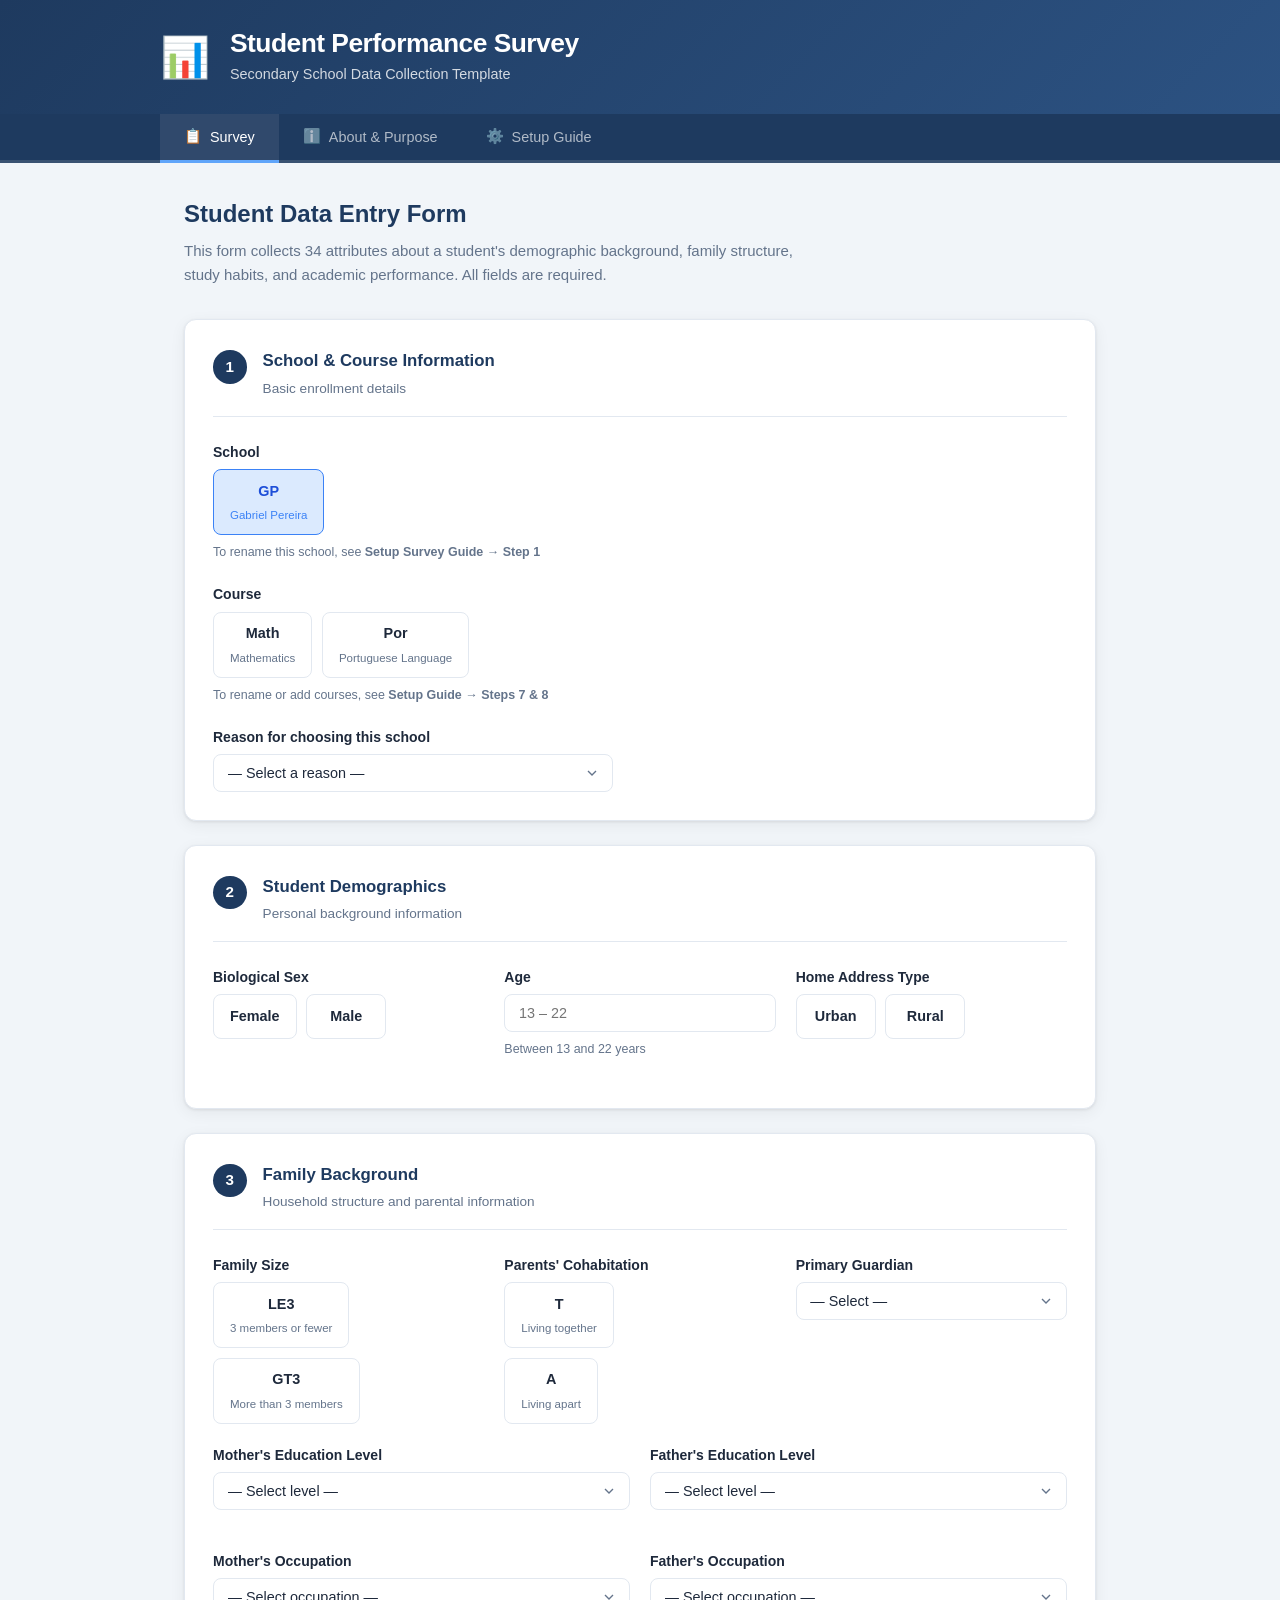
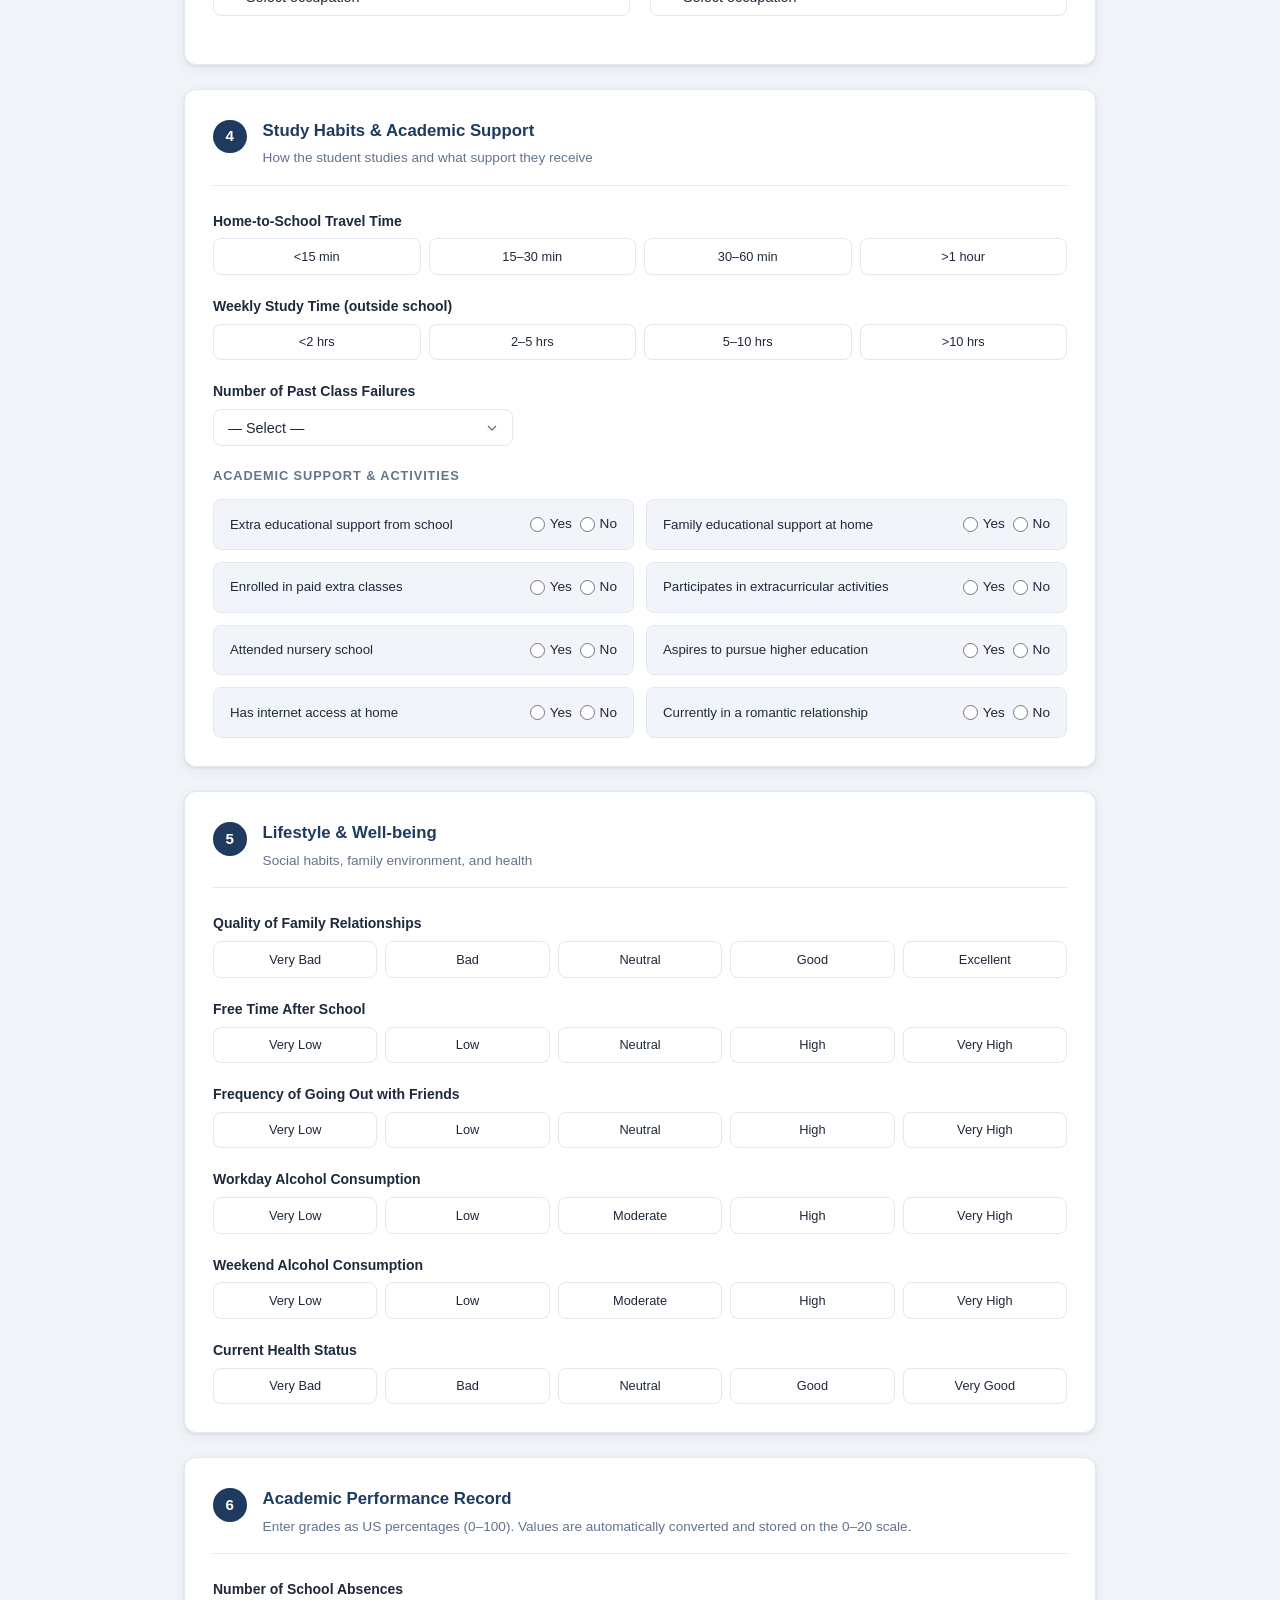
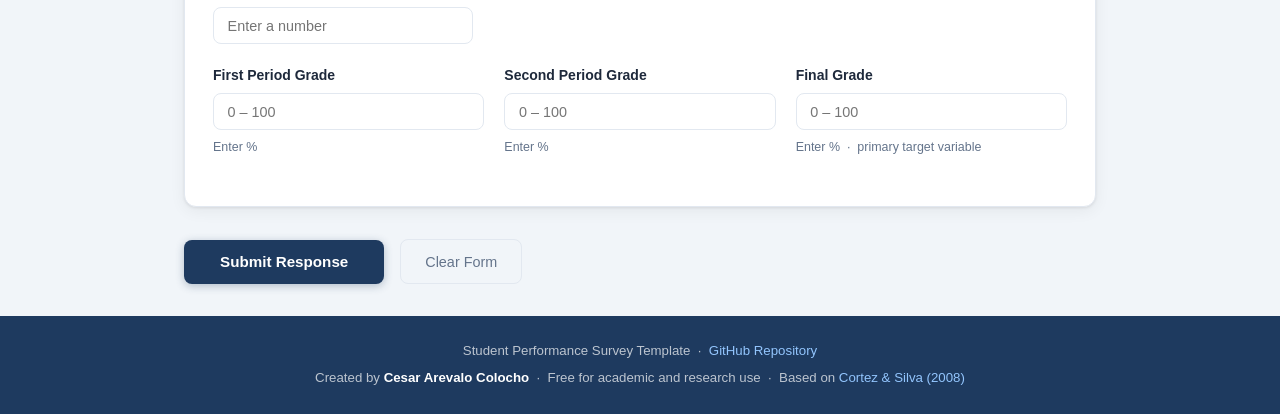
<file: web/index.html>
<!DOCTYPE html>
<html lang="en">
<head>
  <meta charset="UTF-8">
  <meta name="viewport" content="width=device-width, initial-scale=1.0">
  <meta name="description" content="A reusable survey template for collecting secondary school student performance data, compatible with the UCI Student Performance Dataset schema.">
  <title>Student Performance Survey — Data Collection Template</title>
  <link rel="stylesheet" href="style.css">
</head>
<body>

<!-- ═══════════════════════════ HEADER ═══════════════════════════ -->
<header class="site-header">
  <div class="header-inner">
    <div class="header-icon">📊</div>
    <div class="header-text">
      <h1>Student Performance Survey</h1>
      <p>Secondary School Data Collection Template</p>
    </div>
  </div>
</header>

<!-- ═══════════════════════════ TAB NAV ══════════════════════════ -->
<nav class="tab-nav">
  <div class="tab-nav-inner">
    <button class="tab-btn active" data-tab="survey">
      <span>📋</span> Survey
    </button>
    <button class="tab-btn" data-tab="about">
      <span>ℹ️</span> About &amp; Purpose
    </button>
    <button class="tab-btn" data-tab="setup">
      <span>⚙️</span> Setup Guide
    </button>
  </div>
</nav>

<!-- ═══════════════════════════ MAIN ═════════════════════════════ -->
<main class="main-content">

  <!-- ─────────────────── SURVEY TAB ─────────────────── -->
  <div id="tab-survey" class="tab-panel active">

    <div class="panel-intro">
      <h2>Student Data Entry Form</h2>
      <p>This form collects 34 attributes about a student's demographic background, family structure, study habits, and academic performance. All fields are required.</p>
    </div>

    <form id="survey-form" novalidate>

      <!-- ── Section 1: School & Course ── -->
      <div class="form-section">
        <div class="section-header">
          <span class="section-num">1</span>
          <div>
            <h3>School &amp; Course Information</h3>
            <p>Basic enrollment details</p>
          </div>
        </div>

        <div class="form-group">
          <label class="field-label">School <span class="attr-tag">school</span></label>
          <div class="radio-card-group">

            <!-- ── SCHOOL NAME ── To rename, follow Setup Survey Guide → Step 1 ── -->
            <label class="radio-card">
              <input type="radio" name="school" value="GP" checked>
              <span class="rc-box"><strong>GP</strong><small>Gabriel Pereira</small></span>
            </label>
          </div>
          <span class="field-hint">To rename this school, see <strong>Setup Survey Guide → Step 1</strong></span>
        </div>

        <div class="form-group">
          <label class="field-label">Course <span class="attr-tag">course</span></label>
          <div class="radio-card-group">
         
          <!-- ── COURSES ── To add or rename courses, follow Setup Survey Guide → Steps 2 ── -->
            <!-- Course 1 Example -->
            <label class="radio-card">
              <input type="radio" name="course" value="Math">
              <span class="rc-box"><strong>Math</strong><small>Mathematics</small></span>
            </label>

            <!-- Course 2 Example -->
            <label class="radio-card">
              <input type="radio" name="course" value="Por">
              <span class="rc-box"><strong>Por</strong><small>Portuguese Language</small></span>
            </label>
          </div>


          <span class="field-hint">To rename or add courses, see <strong>Setup Guide → Steps 7 &amp; 8</strong></span>
        </div>

        <div class="form-group" style="max-width:400px;">
          <label class="field-label">Reason for choosing this school <span class="attr-tag">reason</span></label>
          <select name="reason">
            <option value="">— Select a reason —</option>
            <option value="home">Close to home</option>
            <option value="reputation">School reputation</option>
            <option value="course">Course preference</option>
            <option value="other">Other</option>
          </select>
        </div>
      </div>

      <!-- ── Section 2: Demographics ── -->
      <div class="form-section">
        <div class="section-header">
          <span class="section-num">2</span>
          <div>
            <h3>Student Demographics</h3>
            <p>Personal background information</p>
          </div>
        </div>

        <div class="form-grid-3">
          <div class="form-group">
            <label class="field-label">Biological Sex <span class="attr-tag">sex</span></label>
            <div class="radio-card-group">
              <label class="radio-card">
                <input type="radio" name="sex" value="F">
                <span class="rc-box"><strong>Female</strong></span>
              </label>
              <label class="radio-card">
                <input type="radio" name="sex" value="M">
                <span class="rc-box"><strong>Male</strong></span>
              </label>
            </div>
          </div>

          <div class="form-group">
            <label class="field-label">Age <span class="attr-tag">age</span></label>
            <input type="number" name="age" min="13" max="22" placeholder="13 – 22">
            <span class="field-hint">Between 13 and 22 years</span>
          </div>

          <div class="form-group">
            <label class="field-label">Home Address Type <span class="attr-tag">address</span></label>
            <div class="radio-card-group">
              <label class="radio-card">
                <input type="radio" name="address" value="U">
                <span class="rc-box"><strong>Urban</strong></span>
              </label>
              <label class="radio-card">
                <input type="radio" name="address" value="R">
                <span class="rc-box"><strong>Rural</strong></span>
              </label>
            </div>
          </div>
        </div>
      </div>

      <!-- ── Section 3: Family Background ── -->
      <div class="form-section">
        <div class="section-header">
          <span class="section-num">3</span>
          <div>
            <h3>Family Background</h3>
            <p>Household structure and parental information</p>
          </div>
        </div>

        <div class="form-grid-3">
          <div class="form-group">
            <label class="field-label">Family Size <span class="attr-tag">famsize</span></label>
            <div class="radio-card-group col">
              <label class="radio-card">
                <input type="radio" name="famsize" value="LE3">
                <span class="rc-box"><strong>LE3</strong><small>3 members or fewer</small></span>
              </label>
              <label class="radio-card">
                <input type="radio" name="famsize" value="GT3">
                <span class="rc-box"><strong>GT3</strong><small>More than 3 members</small></span>
              </label>
            </div>
          </div>

          <div class="form-group">
            <label class="field-label">Parents' Cohabitation <span class="attr-tag">Pstatus</span></label>
            <div class="radio-card-group col">
              <label class="radio-card">
                <input type="radio" name="Pstatus" value="T">
                <span class="rc-box"><strong>T</strong><small>Living together</small></span>
              </label>
              <label class="radio-card">
                <input type="radio" name="Pstatus" value="A">
                <span class="rc-box"><strong>A</strong><small>Living apart</small></span>
              </label>
            </div>
          </div>

          <div class="form-group">
            <label class="field-label">Primary Guardian <span class="attr-tag">guardian</span></label>
            <select name="guardian">
              <option value="">— Select —</option>
              <option value="mother">Mother</option>
              <option value="father">Father</option>
              <option value="other">Other</option>
            </select>
          </div>
        </div>

        <div class="form-grid-2">
          <div class="form-group">
            <label class="field-label">Mother's Education Level <span class="attr-tag">Medu</span></label>
            <select name="Medu">
              <option value="">— Select level —</option>
              <option value="0">0 — None</option>
              <option value="1">1 — Primary education (4th grade)</option>
              <option value="2">2 — 5th to 9th grade</option>
              <option value="3">3 — Secondary education</option>
              <option value="4">4 — Higher education</option>
            </select>
          </div>
          <div class="form-group">
            <label class="field-label">Father's Education Level <span class="attr-tag">Fedu</span></label>
            <select name="Fedu">
              <option value="">— Select level —</option>
              <option value="0">0 — None</option>
              <option value="1">1 — Primary education (4th grade)</option>
              <option value="2">2 — 5th to 9th grade</option>
              <option value="3">3 — Secondary education</option>
              <option value="4">4 — Higher education</option>
            </select>
          </div>
          <div class="form-group">
            <label class="field-label">Mother's Occupation <span class="attr-tag">Mjob</span></label>
            <select name="Mjob">
              <option value="">— Select occupation —</option>
              <option value="teacher">Teacher</option>
              <option value="health">Health sector</option>
              <option value="services">Civil services</option>
              <option value="at_home">At home</option>
              <option value="other">Other</option>
            </select>
          </div>
          <div class="form-group">
            <label class="field-label">Father's Occupation <span class="attr-tag">Fjob</span></label>
            <select name="Fjob">
              <option value="">— Select occupation —</option>
              <option value="teacher">Teacher</option>
              <option value="health">Health sector</option>
              <option value="services">Civil services</option>
              <option value="at_home">At home</option>
              <option value="other">Other</option>
            </select>
          </div>
        </div>
      </div>

      <!-- ── Section 4: Study Habits & Support ── -->
      <div class="form-section">
        <div class="section-header">
          <span class="section-num">4</span>
          <div>
            <h3>Study Habits &amp; Academic Support</h3>
            <p>How the student studies and what support they receive</p>
          </div>
        </div>

        <div class="form-group">
          <label class="field-label">Home-to-School Travel Time <span class="attr-tag">traveltime</span></label>
          <div class="scale-buttons" data-field="traveltime">
            <button type="button" class="scale-btn" data-value="1"><span>&lt;15 min</span></button>
            <button type="button" class="scale-btn" data-value="2"><span>15–30 min</span></button>
            <button type="button" class="scale-btn" data-value="3"><span>30–60 min</span></button>
            <button type="button" class="scale-btn" data-value="4"><span>&gt;1 hour</span></button>
          </div>
          <input type="hidden" name="traveltime" id="traveltime-hidden">
        </div>

        <div class="form-group">
          <label class="field-label">Weekly Study Time (outside school) <span class="attr-tag">studytime</span></label>
          <div class="scale-buttons" data-field="studytime">
            <button type="button" class="scale-btn" data-value="1"><span>&lt;2 hrs</span></button>
            <button type="button" class="scale-btn" data-value="2"><span>2–5 hrs</span></button>
            <button type="button" class="scale-btn" data-value="3"><span>5–10 hrs</span></button>
            <button type="button" class="scale-btn" data-value="4"><span>&gt;10 hrs</span></button>
          </div>
          <input type="hidden" name="studytime" id="studytime-hidden">
        </div>

        <div class="form-group" style="max-width:300px;">
          <label class="field-label">Number of Past Class Failures <span class="attr-tag">failures</span></label>
          <select name="failures">
            <option value="">— Select —</option>
            <option value="0">0 — No failures</option>
            <option value="1">1 — One failure</option>
            <option value="2">2 — Two failures</option>
            <option value="3">3 — Three failures</option>
            <option value="4">4 or more failures</option>
          </select>
        </div>

        <p class="subsection-label">Academic Support &amp; Activities</p>
        <div class="yn-grid">
          <div class="yn-item">
            <div class="yn-label">Extra educational support from school <span class="attr-tag">schoolsup</span></div>
            <div class="yn-btns">
              <label class="yn-opt"><input type="radio" name="schoolsup" value="yes"> Yes</label>
              <label class="yn-opt"><input type="radio" name="schoolsup" value="no"> No</label>
            </div>
          </div>
          <div class="yn-item">
            <div class="yn-label">Family educational support at home <span class="attr-tag">famsup</span></div>
            <div class="yn-btns">
              <label class="yn-opt"><input type="radio" name="famsup" value="yes"> Yes</label>
              <label class="yn-opt"><input type="radio" name="famsup" value="no"> No</label>
            </div>
          </div>
          <div class="yn-item">
            <div class="yn-label">Enrolled in paid extra classes <span class="attr-tag">paid</span></div>
            <div class="yn-btns">
              <label class="yn-opt"><input type="radio" name="paid" value="yes"> Yes</label>
              <label class="yn-opt"><input type="radio" name="paid" value="no"> No</label>
            </div>
          </div>
          <div class="yn-item">
            <div class="yn-label">Participates in extracurricular activities <span class="attr-tag">activities</span></div>
            <div class="yn-btns">
              <label class="yn-opt"><input type="radio" name="activities" value="yes"> Yes</label>
              <label class="yn-opt"><input type="radio" name="activities" value="no"> No</label>
            </div>
          </div>
          <div class="yn-item">
            <div class="yn-label">Attended nursery school <span class="attr-tag">nursery</span></div>
            <div class="yn-btns">
              <label class="yn-opt"><input type="radio" name="nursery" value="yes"> Yes</label>
              <label class="yn-opt"><input type="radio" name="nursery" value="no"> No</label>
            </div>
          </div>
          <div class="yn-item">
            <div class="yn-label">Aspires to pursue higher education <span class="attr-tag">higher</span></div>
            <div class="yn-btns">
              <label class="yn-opt"><input type="radio" name="higher" value="yes"> Yes</label>
              <label class="yn-opt"><input type="radio" name="higher" value="no"> No</label>
            </div>
          </div>
          <div class="yn-item">
            <div class="yn-label">Has internet access at home <span class="attr-tag">internet</span></div>
            <div class="yn-btns">
              <label class="yn-opt"><input type="radio" name="internet" value="yes"> Yes</label>
              <label class="yn-opt"><input type="radio" name="internet" value="no"> No</label>
            </div>
          </div>
          <div class="yn-item">
            <div class="yn-label">Currently in a romantic relationship <span class="attr-tag">romantic</span></div>
            <div class="yn-btns">
              <label class="yn-opt"><input type="radio" name="romantic" value="yes"> Yes</label>
              <label class="yn-opt"><input type="radio" name="romantic" value="no"> No</label>
            </div>
          </div>
        </div>
      </div>

      <!-- ── Section 5: Lifestyle & Well-being ── -->
      <div class="form-section">
        <div class="section-header">
          <span class="section-num">5</span>
          <div>
            <h3>Lifestyle &amp; Well-being</h3>
            <p>Social habits, family environment, and health</p>
          </div>
        </div>

        <div class="form-group">
          <label class="field-label">Quality of Family Relationships <span class="attr-tag">famrel</span></label>
          <div class="scale-buttons" data-field="famrel">
            <button type="button" class="scale-btn" data-value="1"><span>Very Bad</span></button>
            <button type="button" class="scale-btn" data-value="2"><span>Bad</span></button>
            <button type="button" class="scale-btn" data-value="3"><span>Neutral</span></button>
            <button type="button" class="scale-btn" data-value="4"><span>Good</span></button>
            <button type="button" class="scale-btn" data-value="5"><span>Excellent</span></button>
          </div>
          <input type="hidden" name="famrel" id="famrel-hidden">
        </div>

        <div class="form-group">
          <label class="field-label">Free Time After School <span class="attr-tag">freetime</span></label>
          <div class="scale-buttons" data-field="freetime">
            <button type="button" class="scale-btn" data-value="1"><span>Very Low</span></button>
            <button type="button" class="scale-btn" data-value="2"><span>Low</span></button>
            <button type="button" class="scale-btn" data-value="3"><span>Neutral</span></button>
            <button type="button" class="scale-btn" data-value="4"><span>High</span></button>
            <button type="button" class="scale-btn" data-value="5"><span>Very High</span></button>
          </div>
          <input type="hidden" name="freetime" id="freetime-hidden">
        </div>

        <div class="form-group">
          <label class="field-label">Frequency of Going Out with Friends <span class="attr-tag">goout</span></label>
          <div class="scale-buttons" data-field="goout">
            <button type="button" class="scale-btn" data-value="1"><span>Very Low</span></button>
            <button type="button" class="scale-btn" data-value="2"><span>Low</span></button>
            <button type="button" class="scale-btn" data-value="3"><span>Neutral</span></button>
            <button type="button" class="scale-btn" data-value="4"><span>High</span></button>
            <button type="button" class="scale-btn" data-value="5"><span>Very High</span></button>
          </div>
          <input type="hidden" name="goout" id="goout-hidden">
        </div>

        <div class="form-group">
          <label class="field-label">Workday Alcohol Consumption <span class="attr-tag">Dalc</span></label>
          <div class="scale-buttons" data-field="Dalc">
            <button type="button" class="scale-btn" data-value="1"><span>Very Low</span></button>
            <button type="button" class="scale-btn" data-value="2"><span>Low</span></button>
            <button type="button" class="scale-btn" data-value="3"><span>Moderate</span></button>
            <button type="button" class="scale-btn" data-value="4"><span>High</span></button>
            <button type="button" class="scale-btn" data-value="5"><span>Very High</span></button>
          </div>
          <input type="hidden" name="Dalc" id="Dalc-hidden">
        </div>

        <div class="form-group">
          <label class="field-label">Weekend Alcohol Consumption <span class="attr-tag">Walc</span></label>
          <div class="scale-buttons" data-field="Walc">
            <button type="button" class="scale-btn" data-value="1"><span>Very Low</span></button>
            <button type="button" class="scale-btn" data-value="2"><span>Low</span></button>
            <button type="button" class="scale-btn" data-value="3"><span>Moderate</span></button>
            <button type="button" class="scale-btn" data-value="4"><span>High</span></button>
            <button type="button" class="scale-btn" data-value="5"><span>Very High</span></button>
          </div>
          <input type="hidden" name="Walc" id="Walc-hidden">
        </div>

        <div class="form-group">
          <label class="field-label">Current Health Status <span class="attr-tag">health</span></label>
          <div class="scale-buttons" data-field="health">
            <button type="button" class="scale-btn" data-value="1"><span>Very Bad</span></button>
            <button type="button" class="scale-btn" data-value="2"><span>Bad</span></button>
            <button type="button" class="scale-btn" data-value="3"><span>Neutral</span></button>
            <button type="button" class="scale-btn" data-value="4"><span>Good</span></button>
            <button type="button" class="scale-btn" data-value="5"><span>Very Good</span></button>
          </div>
          <input type="hidden" name="health" id="health-hidden">
        </div>
      </div>

      <!-- ── Section 6: Academic Performance ── -->
      <div class="form-section">
        <div class="section-header">
          <span class="section-num">6</span>
          <div>
            <h3>Academic Performance Record</h3>
            <p>Enter grades as US percentages (0–100). Values are automatically converted and stored on the 0–20 scale.</p>
          </div>
        </div>

        <div class="form-group" style="max-width:260px;">
          <label class="field-label">Number of School Absences <span class="attr-tag">absences</span></label>
          <input type="number" name="absences" min="0" max="999" placeholder="Enter a number">
        </div>

        <div class="form-grid-3">
          <div class="form-group">
            <label class="field-label">First Period Grade <span class="attr-tag">G1</span></label>
            <input type="number" name="G1" min="0" max="100" placeholder="0 – 100">
            <span class="field-hint">Enter % </span>
          </div>
          <div class="form-group">
            <label class="field-label">Second Period Grade <span class="attr-tag">G2</span></label>
            <input type="number" name="G2" min="0" max="100" placeholder="0 – 100">
            <span class="field-hint">Enter % </span>
          </div>
          <div class="form-group">
            <label class="field-label">Final Grade <span class="attr-tag">G3</span></label>
            <input type="number" name="G3" min="0" max="100" placeholder="0 – 100">
            <span class="field-hint">Enter % &nbsp;·&nbsp; primary target variable</span>
          </div>
        </div>
      </div>

      <!-- ── Submit ── -->
      <div class="form-actions">
        <button type="submit" class="btn-submit" id="submit-btn">
          <span class="btn-text">Submit Response</span>
          <span class="btn-loading" hidden>Submitting…</span>
        </button>
        <button type="button" class="btn-reset" id="reset-btn">Clear Form</button>
      </div>

      <div id="form-feedback" class="form-feedback" hidden></div>

    </form>
  </div>

  <!-- ─────────────────── ABOUT TAB ─────────────────── -->
  <div id="tab-about" class="tab-panel">

    <div class="about-hero">
      <h2>About This Survey Template</h2>
      <p>A data collection instrument designed for replicating and extending student performance research in secondary schools — free for any academic or research use.</p>
    </div>

    <div class="about-card">
      <div class="about-icon">🎯</div>
      <h3>Purpose</h3>
      <p>This survey template supports <strong>data pattern mining</strong> research on secondary school student performance. It is based on the landmark study by Cortez &amp; Silva (2008), which demonstrated that academic outcomes can be predicted and clustered from demographic, family, and behavioral data using machine learning techniques.</p>
      <p>The 34 attributes collected here enable researchers to apply clustering, classification, anomaly detection, and dimensionality reduction to discover student performance profiles and the factors that shape them.</p>
    </div>

    <br>

    <div class="about-card">
      <div class="about-icon">📚</div>
      <h3>What is Data Pattern Mining for Student Performance?</h3>
      <p>Data pattern mining extracts hidden structures from large collections of student records. In the secondary school context, this means identifying natural student groups, learning rules that explain academic success or risk, and flagging students with unusually different profiles.</p>
      <ul>
        <li><strong>Clustering</strong> — Discovers student profiles (e.g., high achievers, at-risk students) without predefined labels.</li>
        <li><strong>Classification</strong> — Learns rules such as "students with a second-period grade above 12 and zero past failures tend to be high performers."</li>
        <li><strong>Anomaly Detection</strong> — Identifies students whose profile does not match any typical pattern, signaling cases that deserve individual attention.</li>
        <li><strong>PCA</strong> — Reduces redundant features while preserving the most important variation in the data.</li>
      </ul>
      <p>These techniques help schools move from reactive intervention toward proactive, data-driven student support.</p>
    </div>

    <br>

    <div class="about-grid">
      <div class="about-card">
        <div class="about-icon">📝</div>
        <h3>Reference Dataset</h3>
        <p>This template replicates the attribute schema from the UCI Student Performance Dataset:</p>
        <blockquote>
          Cortez, P. and Silva, A. (2008). <em>Using Data Mining to Predict Secondary School Student Performance.</em> University of Minho, Portugal.
          <br><a href="https://archive-beta.ics.uci.edu/dataset/320/student+performance" target="_blank">UCI Repository →</a>
        </blockquote>
        <p>The original dataset covered students from two Portuguese secondary schools enrolled in Mathematics and Portuguese Language courses. This template preserves all 33 original attributes plus a 34th attribute (<code>course</code>) introduced when merging the two course datasets, as described in the accompanying data dictionary.</p>
      </div>

      <div class="about-card author-card">
        <div class="about-icon">👤</div>
        <h3>Author</h3>
        <div class="author-details">
          <p class="author-name">Cesar Arevalo Colocho</p>
          <p>CS 4412 — Data Mining</p>
          <p><a href="https://github.com/Colochoo/cs4412-project" target="_blank">github.com/Colochoo/cs4412-project →</a></p>
        </div>
        <div class="license-box">
          <span class="license-badge">🔓 Free to Use</span>
          <p>This template is free for any academic research, educational analysis, or replication study. Attribution is appreciated but not required. No commercial restrictions apply.</p>
        </div>
      </div>

      <div class="about-card full-width">
        <div class="about-icon">📊</div>
        <h3>How the Data Is Stored &amp; Used</h3>
        <p>Responses submitted through this form are stored directly in a Google Spreadsheet as a structured table where each row is one student and each column maps to one of the 34 attributes. From there, researchers can:</p>
        <ul>
          <li>Export the sheet as <strong>.csv</strong> (File → Download → CSV) for use in R, Python, or any data analysis tool.</li>
          <li>Apply the same preprocessing and analysis pipeline used in the original project (K-Means, PCA, DBSCAN, Decision Tree, LOF).</li>
          <li>Adapt the attribute list or school/course labels for their own institutional context.</li>
        </ul>
        <p>No data is stored on any external server beyond your own Google account. This site is fully static and hosted on GitHub Pages.</p>
      </div>

    </div>
  </div>

  <!-- ─────────────────── SETUP TAB ─────────────────── -->
  <div id="tab-setup" class="tab-panel">

    <div class="panel-intro">
      <h2>Setup Survey Guide: Renaming School and Course Options</h2>
      <p>Follow these three steps to customize the survey for your institution and make it fit your needs.</p>
    </div>

    <div class="steps-list">

      <div class="step-card">
        <div class="step-num">1</div>
        <div class="step-body">
          <h3>Rename the School and Course Labels</h3>
          <p>Open <code>index.html</code> in a text editor. Search for the comment <code>&lt;!-- ── SCHOOL NAME ──</code> to jump directly to the school card, and <code>&lt;!-- ── COURSES ──</code> for the course cards. Each card has three values you can change:</p>
          <div class="code-block">
            <div class="code-header">
              <span>index.html — school card (search for the comment above)</span>
            </div>
            <pre>&lt;input type="radio" name="school" value="GP" checked&gt;
&lt;!--                               ^^^
     value  → the code stored in your CSV column (keep it short, no spaces)  --&gt;

&lt;span class="rc-box"&gt;
  &lt;strong&gt;GP&lt;/strong&gt;          &lt;!-- short code shown on the button --&gt;
  &lt;small&gt;Gabriel Pereira&lt;/small&gt; &lt;!-- full name shown below the code --&gt;
&lt;/span&gt;</pre>
          </div>
          <p>Change all three to match your institution. For example, to use "Lincoln High School" with code <code>LHS</code>:</p>
          <div class="code-block">
            <div class="code-header">
              <span>Renamed example</span>
            </div>
            <pre>&lt;input type="radio" name="school" value="LHS" checked&gt;
&lt;span class="rc-box"&gt;
  &lt;strong&gt;LHS&lt;/strong&gt;
  &lt;small&gt;Lincoln High School&lt;/small&gt;
&lt;/span&gt;</pre>
          </div>
          <p>The same three-part pattern applies to each course card. Find the <code>&lt;!-- ── COURSES ──</code> comment and rename every <code>value</code>, <code>&lt;strong&gt;</code>, and <code>&lt;small&gt;</code> you need.</p>
          <p><strong>Important:</strong> after renaming, also update the <code>headers</code> array in your Apps Script (Step 2) if you added a new column, and re-deploy the web app (Step 3) to apply the changes.</p>
        </div>
      </div>

      <div class="step-card">
        <div class="step-num">2</div>
        <div class="step-body">
          <h3>Add More Course Options</h3>
          <p>Open <code>index.html</code> and search for the comment <code>&lt;!-- ── COURSES ──</code>. You will see a <code>&lt;div class="radio-card-group"&gt;</code> containing one <code>&lt;label class="radio-card"&gt;</code> block per course. To add a new course, copy the template below and paste it <strong>inside</strong> that same <code>radio-card-group</code> div, after the last existing course card:</p>
          <div class="code-block">
            <div class="code-header">
              <span>Course card template — copy and paste for each new course</span>
              <button class="copy-btn" data-target="course-template-code">Copy</button>
            </div>
            <pre id="course-template-code">&lt;label class="radio-card"&gt;
  &lt;input type="radio" name="course" value="Bio"&gt;
  &lt;span class="rc-box"&gt;
    &lt;strong&gt;Bio&lt;/strong&gt;
    &lt;small&gt;Biology&lt;/small&gt;
  &lt;/span&gt;
&lt;/label&gt;</pre>
          </div>
          <p>Replace <code>Bio</code> (the <code>value</code> and <code>&lt;strong&gt;</code>) with your course code, and replace <code>Biology</code> (the <code>&lt;small&gt;</code>) with the full course name. Repeat for as many courses as you need — the card group will wrap automatically.</p>
          <p>After adding courses, save the file, commit the change, and push to GitHub so the live site updates.</p>
        </div>
      </div>

      <div class="step-card">
        <div class="step-num">3</div>
        <div class="step-body">
          <h3>Remove the About &amp; Setup Guide Tabs Before Going Public</h3>
          <p>The <strong>About &amp; Purpose</strong> and <strong>Setup Guide</strong> tabs are for your reference only. Before deploying the site to respondents, delete the two <code>&lt;button&gt;</code> elements below from the <code>&lt;nav class="tab-nav"&gt;</code> block in <code>index.html</code>:</p>
          <div class="code-block">
            <div class="code-header">
              <span>index.html — lines to delete from &lt;nav class="tab-nav"&gt;</span>
            </div>
            <pre>&lt;button class="tab-btn" data-tab="about"&gt;
  &lt;span&gt;ℹ️&lt;/span&gt; About &amp;amp; Purpose
&lt;/button&gt;
&lt;button class="tab-btn" data-tab="setup"&gt;
  &lt;span&gt;⚙️&lt;/span&gt; Setup Guide
&lt;/button&gt;</pre>
          </div>
          <p>After removing those buttons the nav will show only the <strong>Survey</strong> tab, which is the only thing respondents need to see.</p>
          <p><strong>Optional cleanup:</strong> you can also delete the two corresponding tab panel <code>&lt;div&gt;</code> blocks — <code>&lt;div id="tab-about" …&gt;</code> and <code>&lt;div id="tab-setup" …&gt;</code> — to reduce page size. The survey will work correctly either way.</p>
        </div>
      </div>

      <br>
      <hr>
      <div class="panel-intro">
        <h2>Setup Guide: Connecting to Google Sheets</h2>
        <p>Follow these eight steps to customize the survey for your institution and route form responses to your own Google Spreadsheet. No paid services or backend servers are needed — everything runs through Google Apps Script.</p>
      </div>

      <div class="step-card">
        <div class="step-num">1</div>
        <div class="step-body">
          <h3>Create a Google Spreadsheet</h3>
          <p>Go to <a href="https://sheets.google.com" target="_blank">sheets.google.com</a> and create a new blank spreadsheet. Name it anything (e.g., "Student Survey Responses"). Leave all cells empty — the script will add the column headers automatically on the first submission.</p>
        </div>
      </div>

      <div class="step-card">
        <div class="step-num">2</div>
        <div class="step-body">
          <h3>Open the Apps Script Editor</h3>
          <p>Inside your spreadsheet, click <strong>Extensions → Apps Script</strong>. Delete any placeholder code and paste the script below exactly as shown.</p>
          <div class="code-block">
            <div class="code-header">
              <span>Apps Script — paste into the editor (script.gs)</span>
              <button class="copy-btn" data-target="gas-code">Copy</button>
            </div>
            <pre id="gas-code">function doPost(e) {
  try {
    var sheet = SpreadsheetApp.getActiveSpreadsheet().getActiveSheet();
    var data  = JSON.parse(e.postData.contents);

    var headers = [
      'timestamp', 'school', 'sex', 'age', 'address', 'famsize',
      'Pstatus', 'Medu', 'Fedu', 'Mjob', 'Fjob', 'reason', 'guardian',
      'traveltime', 'studytime', 'failures', 'schoolsup', 'famsup',
      'paid', 'activities', 'nursery', 'higher', 'internet', 'romantic',
      'famrel', 'freetime', 'goout', 'Dalc', 'Walc', 'health',
      'absences', 'G1', 'G2', 'G3', 'course'
    ];

    if (sheet.getLastRow() === 0) {
      sheet.appendRow(headers);
    }

    var row = headers.map(function(h) {
      return h === 'timestamp'
        ? new Date().toISOString()
        : (data[h] !== undefined ? data[h] : '');
    });

    sheet.appendRow(row);

    return ContentService
      .createTextOutput(JSON.stringify({ status: 'success' }))
      .setMimeType(ContentService.MimeType.JSON);

  } catch (err) {
    return ContentService
      .createTextOutput(JSON.stringify({ status: 'error', message: err.toString() }))
      .setMimeType(ContentService.MimeType.JSON);
  }
}</pre>
          </div>
        </div>
      </div>

      <div class="step-card">
        <div class="step-num">3</div>
        <div class="step-body">
          <h3>Deploy as a Web App</h3>
          <ol>
            <li>Click <strong>Deploy → New deployment</strong></li>
            <li>Click the gear icon next to "Select type" and choose <strong>Web app</strong></li>
            <li>Set <strong>Execute as: Me</strong></li>
            <li>Set <strong>Who has access: Anyone</strong></li>
            <li>Click <strong>Deploy</strong> and authorize the requested permissions</li>
            <li>Copy the <strong>Web app URL</strong> that appears — it starts with <code>https://script.google.com/macros/s/…</code></li>
          </ol>
        </div>
      </div>

      <div class="step-card">
        <div class="step-num">4</div>
        <div class="step-body">
          <h3>Paste the URL into script.js</h3>
          <p>Open <code>script.js</code> in this repository. At the very top, find the configuration block and replace the placeholder value with your web app URL:</p>
          <div class="code-block">
            <pre>// ── CONFIGURATION ────────────────────────────────────────────────
const APPS_SCRIPT_URL = 'YOUR_WEB_APP_URL_HERE';
// ─────────────────────────────────────────────────────────────────</pre>
          </div>
          <p>Save the file, commit the change, and push to GitHub.</p>
        </div>
      </div>

      <div class="step-card">
        <div class="step-num">5</div>
        <div class="step-body">
          <h3>Enable GitHub Pages as your Website</h3>
          <ol>
            <li>Go to your repository on GitHub</li>
            <li>Click <strong>Settings → Pages</strong></li>
            <li>Under "Source", select <strong>GitHub Actions</strong></li>
            <li>Click <strong>Save</strong> — your site will be live at <code>https://yourusername.github.io/your-repo/</code> within a few minutes</li>
          </ol>
          <p>
            <strong>Note: </strong> in case you don't have a GitHub repository or prefer not to use GitHub Pages, you can also host this site on any static hosting service (e.g., Netlify, Vercel) by uploading the files (html, css, js) and configuring the form submission URL as described in step 4.
          </p>
        </div>
      </div>

      <div class="step-card">
        <div class="step-num">6</div>
        <div class="step-body">
          <h3>Export Collected Data as CSV</h3>
          <p>Open your Google Spreadsheet at any time and click <strong>File → Download → Comma Separated Values (.csv)</strong>. The exported file will match the Student Performance Dataset schema exactly and is ready for analysis in R or Python without any additional transformation.</p>
        </div>
      </div>

    </div>
  </div>

</main>

<!-- ═══════════════════════════ FOOTER ═══════════════════════════ -->
<footer class="site-footer">
  <div class="footer-inner">
    <p>Student Performance Survey Template &nbsp;·&nbsp; <a href="https://github.com/Colochoo/cs4412-project" target="_blank">GitHub Repository</a></p>
    <p>Created by <strong>Cesar Arevalo Colocho</strong> &nbsp;·&nbsp; Free for academic and research use &nbsp;·&nbsp; Based on <a href="https://archive-beta.ics.uci.edu/dataset/320/student+performance" target="_blank">Cortez &amp; Silva (2008)</a></p>
  </div>
</footer>

<script src="script.js"></script>
</body>
</html>
</file>
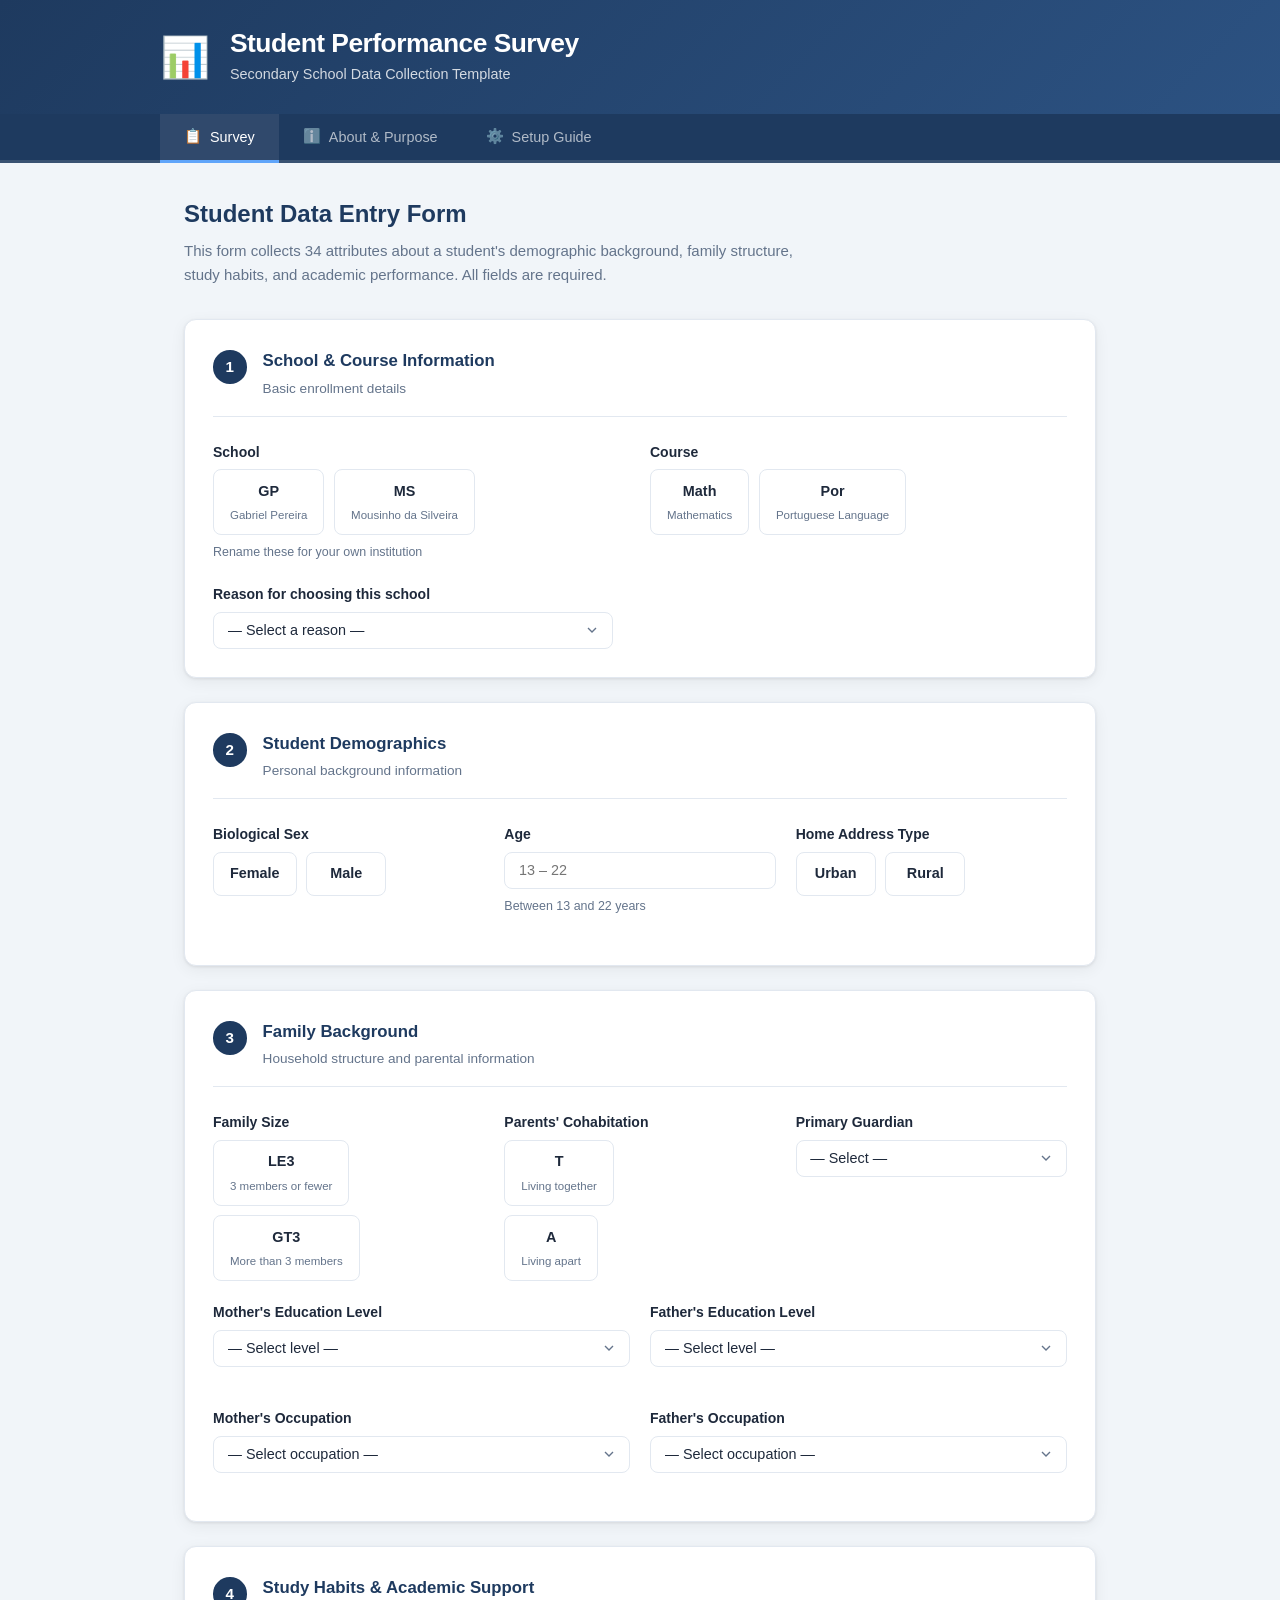
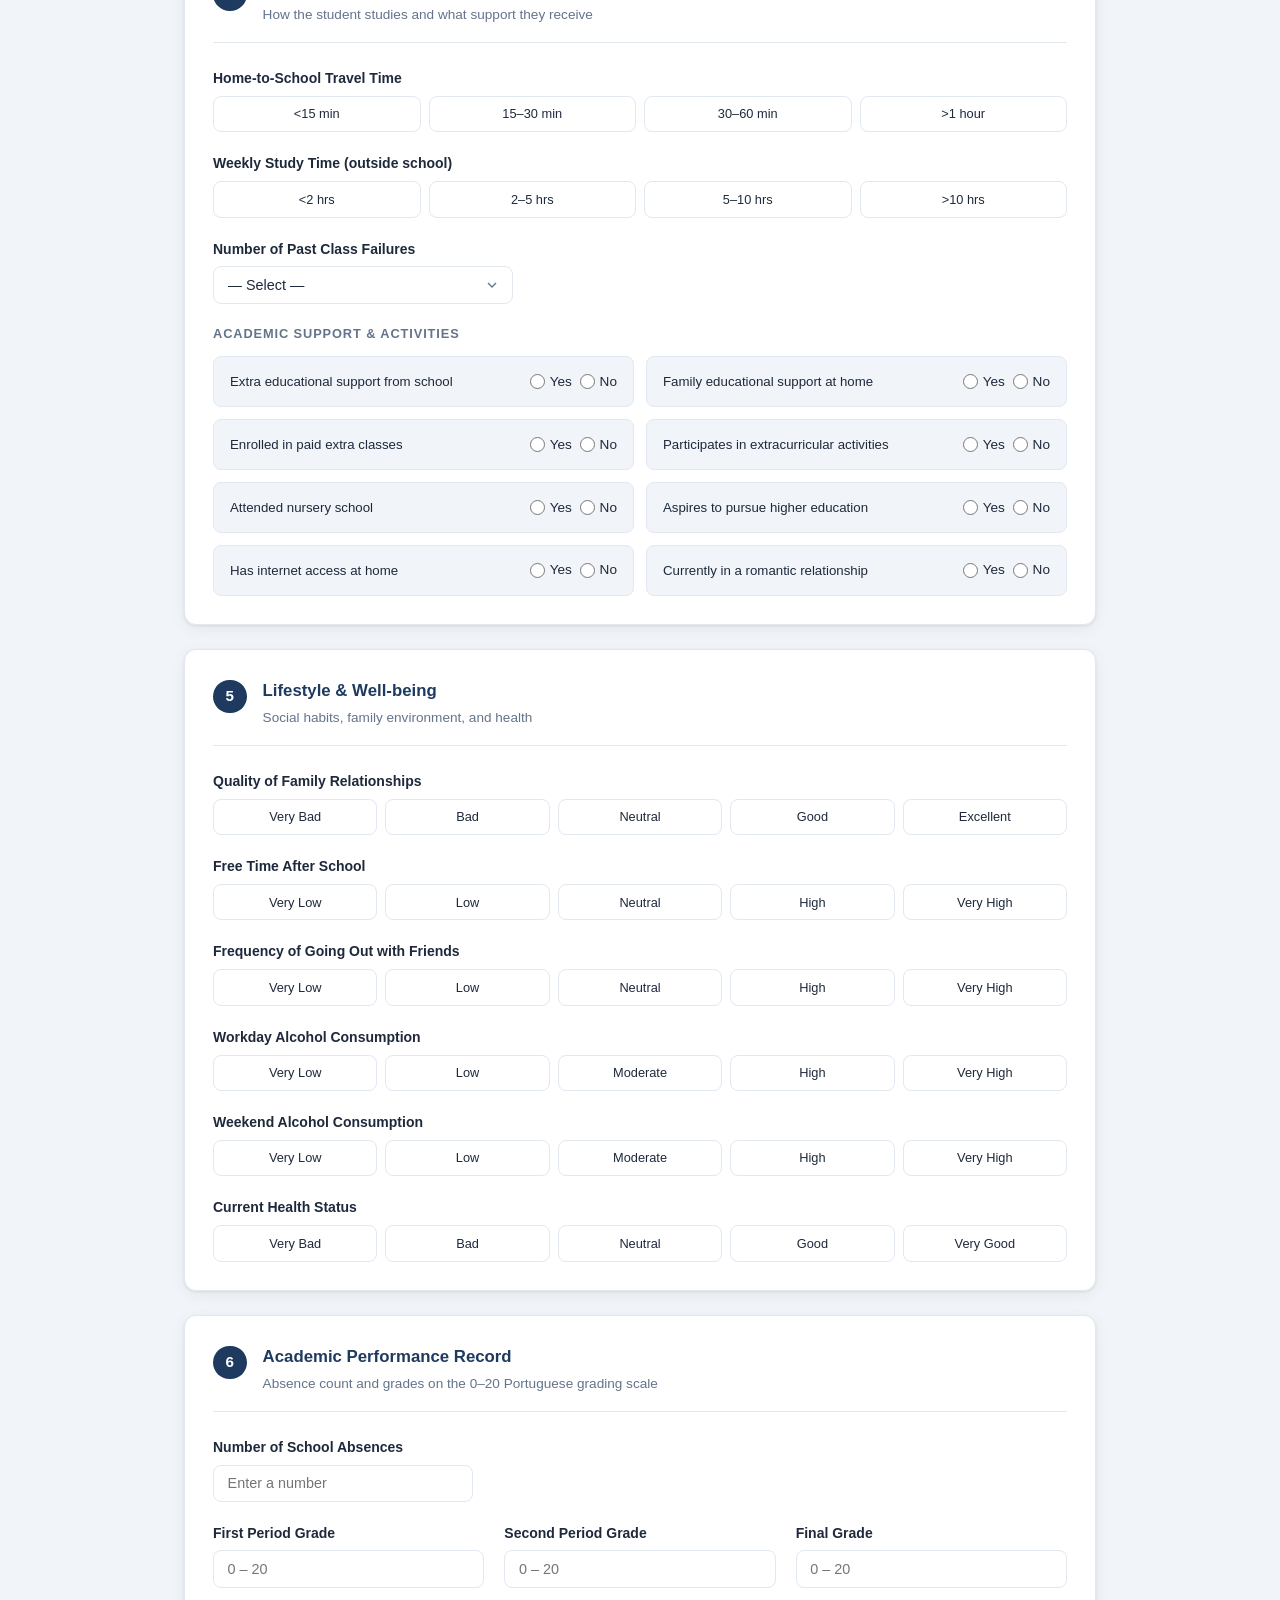
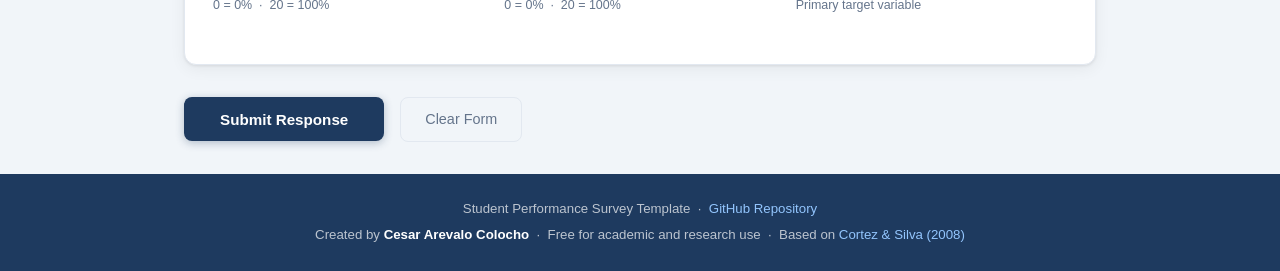
<file: Website/index.html>
<!DOCTYPE html>
<html lang="en">
<head>
  <meta charset="UTF-8">
  <meta name="viewport" content="width=device-width, initial-scale=1.0">
  <meta name="description" content="A reusable survey template for collecting secondary school student performance data, compatible with the UCI Student Performance Dataset schema.">
  <title>Student Performance Survey — Data Collection Template</title>
  <link rel="stylesheet" href="style.css">
</head>
<body>

<!-- ═══════════════════════════ HEADER ═══════════════════════════ -->
<header class="site-header">
  <div class="header-inner">
    <div class="header-icon">📊</div>
    <div class="header-text">
      <h1>Student Performance Survey</h1>
      <p>Secondary School Data Collection Template</p>
    </div>
  </div>
</header>

<!-- ═══════════════════════════ TAB NAV ══════════════════════════ -->
<nav class="tab-nav">
  <div class="tab-nav-inner">
    <button class="tab-btn active" data-tab="survey">
      <span>📋</span> Survey
    </button>
    <button class="tab-btn" data-tab="about">
      <span>ℹ️</span> About &amp; Purpose
    </button>
    <button class="tab-btn" data-tab="setup">
      <span>⚙️</span> Setup Guide
    </button>
  </div>
</nav>

<!-- ═══════════════════════════ MAIN ═════════════════════════════ -->
<main class="main-content">

  <!-- ─────────────────── SURVEY TAB ─────────────────── -->
  <div id="tab-survey" class="tab-panel active">

    <div class="panel-intro">
      <h2>Student Data Entry Form</h2>
      <p>This form collects 34 attributes about a student's demographic background, family structure, study habits, and academic performance. All fields are required.</p>
    </div>

    <form id="survey-form" novalidate>

      <!-- ── Section 1: School & Course ── -->
      <div class="form-section">
        <div class="section-header">
          <span class="section-num">1</span>
          <div>
            <h3>School &amp; Course Information</h3>
            <p>Basic enrollment details</p>
          </div>
        </div>

        <div class="form-grid-2">
          <div class="form-group">
            <label class="field-label">School <span class="attr-tag">school</span></label>
            <div class="radio-card-group">
              <label class="radio-card">
                <input type="radio" name="school" value="GP">
                <span class="rc-box"><strong>GP</strong><small>Gabriel Pereira</small></span>
              </label>
              <label class="radio-card">
                <input type="radio" name="school" value="MS">
                <span class="rc-box"><strong>MS</strong><small>Mousinho da Silveira</small></span>
              </label>
            </div>
            <span class="field-hint">Rename these for your own institution</span>
          </div>

          <div class="form-group">
            <label class="field-label">Course <span class="attr-tag">course</span></label>
            <div class="radio-card-group">
              <label class="radio-card">
                <input type="radio" name="course" value="Math">
                <span class="rc-box"><strong>Math</strong><small>Mathematics</small></span>
              </label>
              <label class="radio-card">
                <input type="radio" name="course" value="Por">
                <span class="rc-box"><strong>Por</strong><small>Portuguese Language</small></span>
              </label>
            </div>
          </div>
        </div>

        <div class="form-group" style="max-width:400px;">
          <label class="field-label">Reason for choosing this school <span class="attr-tag">reason</span></label>
          <select name="reason">
            <option value="">— Select a reason —</option>
            <option value="home">Close to home</option>
            <option value="reputation">School reputation</option>
            <option value="course">Course preference</option>
            <option value="other">Other</option>
          </select>
        </div>
      </div>

      <!-- ── Section 2: Demographics ── -->
      <div class="form-section">
        <div class="section-header">
          <span class="section-num">2</span>
          <div>
            <h3>Student Demographics</h3>
            <p>Personal background information</p>
          </div>
        </div>

        <div class="form-grid-3">
          <div class="form-group">
            <label class="field-label">Biological Sex <span class="attr-tag">sex</span></label>
            <div class="radio-card-group">
              <label class="radio-card">
                <input type="radio" name="sex" value="F">
                <span class="rc-box"><strong>Female</strong></span>
              </label>
              <label class="radio-card">
                <input type="radio" name="sex" value="M">
                <span class="rc-box"><strong>Male</strong></span>
              </label>
            </div>
          </div>

          <div class="form-group">
            <label class="field-label">Age <span class="attr-tag">age</span></label>
            <input type="number" name="age" min="13" max="22" placeholder="13 – 22">
            <span class="field-hint">Between 13 and 22 years</span>
          </div>

          <div class="form-group">
            <label class="field-label">Home Address Type <span class="attr-tag">address</span></label>
            <div class="radio-card-group">
              <label class="radio-card">
                <input type="radio" name="address" value="U">
                <span class="rc-box"><strong>Urban</strong></span>
              </label>
              <label class="radio-card">
                <input type="radio" name="address" value="R">
                <span class="rc-box"><strong>Rural</strong></span>
              </label>
            </div>
          </div>
        </div>
      </div>

      <!-- ── Section 3: Family Background ── -->
      <div class="form-section">
        <div class="section-header">
          <span class="section-num">3</span>
          <div>
            <h3>Family Background</h3>
            <p>Household structure and parental information</p>
          </div>
        </div>

        <div class="form-grid-3">
          <div class="form-group">
            <label class="field-label">Family Size <span class="attr-tag">famsize</span></label>
            <div class="radio-card-group col">
              <label class="radio-card">
                <input type="radio" name="famsize" value="LE3">
                <span class="rc-box"><strong>LE3</strong><small>3 members or fewer</small></span>
              </label>
              <label class="radio-card">
                <input type="radio" name="famsize" value="GT3">
                <span class="rc-box"><strong>GT3</strong><small>More than 3 members</small></span>
              </label>
            </div>
          </div>

          <div class="form-group">
            <label class="field-label">Parents' Cohabitation <span class="attr-tag">Pstatus</span></label>
            <div class="radio-card-group col">
              <label class="radio-card">
                <input type="radio" name="Pstatus" value="T">
                <span class="rc-box"><strong>T</strong><small>Living together</small></span>
              </label>
              <label class="radio-card">
                <input type="radio" name="Pstatus" value="A">
                <span class="rc-box"><strong>A</strong><small>Living apart</small></span>
              </label>
            </div>
          </div>

          <div class="form-group">
            <label class="field-label">Primary Guardian <span class="attr-tag">guardian</span></label>
            <select name="guardian">
              <option value="">— Select —</option>
              <option value="mother">Mother</option>
              <option value="father">Father</option>
              <option value="other">Other</option>
            </select>
          </div>
        </div>

        <div class="form-grid-2">
          <div class="form-group">
            <label class="field-label">Mother's Education Level <span class="attr-tag">Medu</span></label>
            <select name="Medu">
              <option value="">— Select level —</option>
              <option value="0">0 — None</option>
              <option value="1">1 — Primary education (4th grade)</option>
              <option value="2">2 — 5th to 9th grade</option>
              <option value="3">3 — Secondary education</option>
              <option value="4">4 — Higher education</option>
            </select>
          </div>
          <div class="form-group">
            <label class="field-label">Father's Education Level <span class="attr-tag">Fedu</span></label>
            <select name="Fedu">
              <option value="">— Select level —</option>
              <option value="0">0 — None</option>
              <option value="1">1 — Primary education (4th grade)</option>
              <option value="2">2 — 5th to 9th grade</option>
              <option value="3">3 — Secondary education</option>
              <option value="4">4 — Higher education</option>
            </select>
          </div>
          <div class="form-group">
            <label class="field-label">Mother's Occupation <span class="attr-tag">Mjob</span></label>
            <select name="Mjob">
              <option value="">— Select occupation —</option>
              <option value="teacher">Teacher</option>
              <option value="health">Health sector</option>
              <option value="services">Civil services</option>
              <option value="at_home">At home</option>
              <option value="other">Other</option>
            </select>
          </div>
          <div class="form-group">
            <label class="field-label">Father's Occupation <span class="attr-tag">Fjob</span></label>
            <select name="Fjob">
              <option value="">— Select occupation —</option>
              <option value="teacher">Teacher</option>
              <option value="health">Health sector</option>
              <option value="services">Civil services</option>
              <option value="at_home">At home</option>
              <option value="other">Other</option>
            </select>
          </div>
        </div>
      </div>

      <!-- ── Section 4: Study Habits & Support ── -->
      <div class="form-section">
        <div class="section-header">
          <span class="section-num">4</span>
          <div>
            <h3>Study Habits &amp; Academic Support</h3>
            <p>How the student studies and what support they receive</p>
          </div>
        </div>

        <div class="form-group">
          <label class="field-label">Home-to-School Travel Time <span class="attr-tag">traveltime</span></label>
          <div class="scale-buttons" data-field="traveltime">
            <button type="button" class="scale-btn" data-value="1"><span>&lt;15 min</span></button>
            <button type="button" class="scale-btn" data-value="2"><span>15–30 min</span></button>
            <button type="button" class="scale-btn" data-value="3"><span>30–60 min</span></button>
            <button type="button" class="scale-btn" data-value="4"><span>&gt;1 hour</span></button>
          </div>
          <input type="hidden" name="traveltime" id="traveltime-hidden">
        </div>

        <div class="form-group">
          <label class="field-label">Weekly Study Time (outside school) <span class="attr-tag">studytime</span></label>
          <div class="scale-buttons" data-field="studytime">
            <button type="button" class="scale-btn" data-value="1"><span>&lt;2 hrs</span></button>
            <button type="button" class="scale-btn" data-value="2"><span>2–5 hrs</span></button>
            <button type="button" class="scale-btn" data-value="3"><span>5–10 hrs</span></button>
            <button type="button" class="scale-btn" data-value="4"><span>&gt;10 hrs</span></button>
          </div>
          <input type="hidden" name="studytime" id="studytime-hidden">
        </div>

        <div class="form-group" style="max-width:300px;">
          <label class="field-label">Number of Past Class Failures <span class="attr-tag">failures</span></label>
          <select name="failures">
            <option value="">— Select —</option>
            <option value="0">0 — No failures</option>
            <option value="1">1 — One failure</option>
            <option value="2">2 — Two failures</option>
            <option value="3">3 — Three failures</option>
            <option value="4">4 or more failures</option>
          </select>
        </div>

        <p class="subsection-label">Academic Support &amp; Activities</p>
        <div class="yn-grid">
          <div class="yn-item">
            <div class="yn-label">Extra educational support from school <span class="attr-tag">schoolsup</span></div>
            <div class="yn-btns">
              <label class="yn-opt"><input type="radio" name="schoolsup" value="yes"> Yes</label>
              <label class="yn-opt"><input type="radio" name="schoolsup" value="no"> No</label>
            </div>
          </div>
          <div class="yn-item">
            <div class="yn-label">Family educational support at home <span class="attr-tag">famsup</span></div>
            <div class="yn-btns">
              <label class="yn-opt"><input type="radio" name="famsup" value="yes"> Yes</label>
              <label class="yn-opt"><input type="radio" name="famsup" value="no"> No</label>
            </div>
          </div>
          <div class="yn-item">
            <div class="yn-label">Enrolled in paid extra classes <span class="attr-tag">paid</span></div>
            <div class="yn-btns">
              <label class="yn-opt"><input type="radio" name="paid" value="yes"> Yes</label>
              <label class="yn-opt"><input type="radio" name="paid" value="no"> No</label>
            </div>
          </div>
          <div class="yn-item">
            <div class="yn-label">Participates in extracurricular activities <span class="attr-tag">activities</span></div>
            <div class="yn-btns">
              <label class="yn-opt"><input type="radio" name="activities" value="yes"> Yes</label>
              <label class="yn-opt"><input type="radio" name="activities" value="no"> No</label>
            </div>
          </div>
          <div class="yn-item">
            <div class="yn-label">Attended nursery school <span class="attr-tag">nursery</span></div>
            <div class="yn-btns">
              <label class="yn-opt"><input type="radio" name="nursery" value="yes"> Yes</label>
              <label class="yn-opt"><input type="radio" name="nursery" value="no"> No</label>
            </div>
          </div>
          <div class="yn-item">
            <div class="yn-label">Aspires to pursue higher education <span class="attr-tag">higher</span></div>
            <div class="yn-btns">
              <label class="yn-opt"><input type="radio" name="higher" value="yes"> Yes</label>
              <label class="yn-opt"><input type="radio" name="higher" value="no"> No</label>
            </div>
          </div>
          <div class="yn-item">
            <div class="yn-label">Has internet access at home <span class="attr-tag">internet</span></div>
            <div class="yn-btns">
              <label class="yn-opt"><input type="radio" name="internet" value="yes"> Yes</label>
              <label class="yn-opt"><input type="radio" name="internet" value="no"> No</label>
            </div>
          </div>
          <div class="yn-item">
            <div class="yn-label">Currently in a romantic relationship <span class="attr-tag">romantic</span></div>
            <div class="yn-btns">
              <label class="yn-opt"><input type="radio" name="romantic" value="yes"> Yes</label>
              <label class="yn-opt"><input type="radio" name="romantic" value="no"> No</label>
            </div>
          </div>
        </div>
      </div>

      <!-- ── Section 5: Lifestyle & Well-being ── -->
      <div class="form-section">
        <div class="section-header">
          <span class="section-num">5</span>
          <div>
            <h3>Lifestyle &amp; Well-being</h3>
            <p>Social habits, family environment, and health</p>
          </div>
        </div>

        <div class="form-group">
          <label class="field-label">Quality of Family Relationships <span class="attr-tag">famrel</span></label>
          <div class="scale-buttons" data-field="famrel">
            <button type="button" class="scale-btn" data-value="1"><span>Very Bad</span></button>
            <button type="button" class="scale-btn" data-value="2"><span>Bad</span></button>
            <button type="button" class="scale-btn" data-value="3"><span>Neutral</span></button>
            <button type="button" class="scale-btn" data-value="4"><span>Good</span></button>
            <button type="button" class="scale-btn" data-value="5"><span>Excellent</span></button>
          </div>
          <input type="hidden" name="famrel" id="famrel-hidden">
        </div>

        <div class="form-group">
          <label class="field-label">Free Time After School <span class="attr-tag">freetime</span></label>
          <div class="scale-buttons" data-field="freetime">
            <button type="button" class="scale-btn" data-value="1"><span>Very Low</span></button>
            <button type="button" class="scale-btn" data-value="2"><span>Low</span></button>
            <button type="button" class="scale-btn" data-value="3"><span>Neutral</span></button>
            <button type="button" class="scale-btn" data-value="4"><span>High</span></button>
            <button type="button" class="scale-btn" data-value="5"><span>Very High</span></button>
          </div>
          <input type="hidden" name="freetime" id="freetime-hidden">
        </div>

        <div class="form-group">
          <label class="field-label">Frequency of Going Out with Friends <span class="attr-tag">goout</span></label>
          <div class="scale-buttons" data-field="goout">
            <button type="button" class="scale-btn" data-value="1"><span>Very Low</span></button>
            <button type="button" class="scale-btn" data-value="2"><span>Low</span></button>
            <button type="button" class="scale-btn" data-value="3"><span>Neutral</span></button>
            <button type="button" class="scale-btn" data-value="4"><span>High</span></button>
            <button type="button" class="scale-btn" data-value="5"><span>Very High</span></button>
          </div>
          <input type="hidden" name="goout" id="goout-hidden">
        </div>

        <div class="form-group">
          <label class="field-label">Workday Alcohol Consumption <span class="attr-tag">Dalc</span></label>
          <div class="scale-buttons" data-field="Dalc">
            <button type="button" class="scale-btn" data-value="1"><span>Very Low</span></button>
            <button type="button" class="scale-btn" data-value="2"><span>Low</span></button>
            <button type="button" class="scale-btn" data-value="3"><span>Moderate</span></button>
            <button type="button" class="scale-btn" data-value="4"><span>High</span></button>
            <button type="button" class="scale-btn" data-value="5"><span>Very High</span></button>
          </div>
          <input type="hidden" name="Dalc" id="Dalc-hidden">
        </div>

        <div class="form-group">
          <label class="field-label">Weekend Alcohol Consumption <span class="attr-tag">Walc</span></label>
          <div class="scale-buttons" data-field="Walc">
            <button type="button" class="scale-btn" data-value="1"><span>Very Low</span></button>
            <button type="button" class="scale-btn" data-value="2"><span>Low</span></button>
            <button type="button" class="scale-btn" data-value="3"><span>Moderate</span></button>
            <button type="button" class="scale-btn" data-value="4"><span>High</span></button>
            <button type="button" class="scale-btn" data-value="5"><span>Very High</span></button>
          </div>
          <input type="hidden" name="Walc" id="Walc-hidden">
        </div>

        <div class="form-group">
          <label class="field-label">Current Health Status <span class="attr-tag">health</span></label>
          <div class="scale-buttons" data-field="health">
            <button type="button" class="scale-btn" data-value="1"><span>Very Bad</span></button>
            <button type="button" class="scale-btn" data-value="2"><span>Bad</span></button>
            <button type="button" class="scale-btn" data-value="3"><span>Neutral</span></button>
            <button type="button" class="scale-btn" data-value="4"><span>Good</span></button>
            <button type="button" class="scale-btn" data-value="5"><span>Very Good</span></button>
          </div>
          <input type="hidden" name="health" id="health-hidden">
        </div>
      </div>

      <!-- ── Section 6: Academic Performance ── -->
      <div class="form-section">
        <div class="section-header">
          <span class="section-num">6</span>
          <div>
            <h3>Academic Performance Record</h3>
            <p>Absence count and grades on the 0–20 Portuguese grading scale</p>
          </div>
        </div>

        <div class="form-group" style="max-width:260px;">
          <label class="field-label">Number of School Absences <span class="attr-tag">absences</span></label>
          <input type="number" name="absences" min="0" max="999" placeholder="Enter a number">
        </div>

        <div class="form-grid-3">
          <div class="form-group">
            <label class="field-label">First Period Grade <span class="attr-tag">G1</span></label>
            <input type="number" name="G1" min="0" max="20" placeholder="0 – 20">
            <span class="field-hint">0 = 0% &nbsp;·&nbsp; 20 = 100%</span>
          </div>
          <div class="form-group">
            <label class="field-label">Second Period Grade <span class="attr-tag">G2</span></label>
            <input type="number" name="G2" min="0" max="20" placeholder="0 – 20">
            <span class="field-hint">0 = 0% &nbsp;·&nbsp; 20 = 100%</span>
          </div>
          <div class="form-group">
            <label class="field-label">Final Grade <span class="attr-tag">G3</span></label>
            <input type="number" name="G3" min="0" max="20" placeholder="0 – 20">
            <span class="field-hint">Primary target variable</span>
          </div>
        </div>
      </div>

      <!-- ── Submit ── -->
      <div class="form-actions">
        <button type="submit" class="btn-submit" id="submit-btn">
          <span class="btn-text">Submit Response</span>
          <span class="btn-loading" hidden>Submitting…</span>
        </button>
        <button type="button" class="btn-reset" id="reset-btn">Clear Form</button>
      </div>

      <div id="form-feedback" class="form-feedback" hidden></div>

    </form>
  </div>

  <!-- ─────────────────── ABOUT TAB ─────────────────── -->
  <div id="tab-about" class="tab-panel">

    <div class="about-hero">
      <h2>About This Survey Template</h2>
      <p>A data collection instrument designed for replicating and extending student performance research in secondary schools — free for any academic or research use.</p>
    </div>

    <div class="about-grid">

      <div class="about-card">
        <div class="about-icon">🎯</div>
        <h3>Purpose</h3>
        <p>This survey template supports <strong>data pattern mining</strong> research on secondary school student performance. It is based on the landmark study by Cortez &amp; Silva (2008), which demonstrated that academic outcomes can be predicted and clustered from demographic, family, and behavioral data using machine learning techniques.</p>
        <p>The 34 attributes collected here enable researchers to apply clustering, classification, anomaly detection, and dimensionality reduction to discover student performance profiles and the factors that shape them.</p>
      </div>

      <div class="about-card">
        <div class="about-icon">📚</div>
        <h3>What is Data Pattern Mining for Student Performance?</h3>
        <p>Data pattern mining extracts hidden structures from large collections of student records. In the secondary school context, this means identifying natural student groups, learning rules that explain academic success or risk, and flagging students with unusually different profiles.</p>
        <ul>
          <li><strong>Clustering</strong> — Discovers student profiles (e.g., high achievers, at-risk students) without predefined labels.</li>
          <li><strong>Classification</strong> — Learns rules such as "students with a second-period grade above 12 and zero past failures tend to be high performers."</li>
          <li><strong>Anomaly Detection</strong> — Identifies students whose profile does not match any typical pattern, signaling cases that deserve individual attention.</li>
          <li><strong>PCA</strong> — Reduces redundant features while preserving the most important variation in the data.</li>
        </ul>
        <p>These techniques help schools move from reactive intervention toward proactive, data-driven student support.</p>
      </div>

      <div class="about-card">
        <div class="about-icon">📝</div>
        <h3>Reference Dataset</h3>
        <p>This template replicates the attribute schema from the UCI Student Performance Dataset:</p>
        <blockquote>
          Cortez, P. and Silva, A. (2008). <em>Using Data Mining to Predict Secondary School Student Performance.</em> University of Minho, Portugal.
          <br><a href="https://archive-beta.ics.uci.edu/dataset/320/student+performance" target="_blank">UCI Repository →</a>
        </blockquote>
        <p>The original dataset covered students from two Portuguese secondary schools enrolled in Mathematics and Portuguese Language courses. This template preserves all 33 original attributes plus a 34th attribute (<code>course</code>) introduced when merging the two course datasets, as described in the accompanying data dictionary.</p>
      </div>

      <div class="about-card author-card">
        <div class="about-icon">👤</div>
        <h3>Author</h3>
        <div class="author-details">
          <p class="author-name">Cesar Arevalo Colocho</p>
          <p>CS 4412 — Data Mining</p>
          <p><a href="mailto:geovani.colocho03@gmail.com">geovani.colocho03@gmail.com</a></p>
          <p><a href="https://github.com/Colochoo/cs4412-project" target="_blank">github.com/Colochoo/cs4412-project →</a></p>
        </div>
        <div class="license-box">
          <span class="license-badge">🔓 Free to Use</span>
          <p>This template is free for any academic research, educational analysis, or replication study. Attribution is appreciated but not required. No commercial restrictions apply.</p>
        </div>
      </div>

      <div class="about-card full-width">
        <div class="about-icon">📊</div>
        <h3>How the Data Is Stored &amp; Used</h3>
        <p>Responses submitted through this form are stored directly in a Google Spreadsheet as a structured table where each row is one student and each column maps to one of the 34 attributes. From there, researchers can:</p>
        <ul>
          <li>Export the sheet as <strong>.csv</strong> (File → Download → CSV) for use in R, Python, or any data analysis tool.</li>
          <li>Apply the same preprocessing and analysis pipeline used in the original project (K-Means, PCA, DBSCAN, Decision Tree, LOF).</li>
          <li>Adapt the attribute list or school/course labels for their own institutional context.</li>
        </ul>
        <p>No data is stored on any external server beyond your own Google account. This site is fully static and hosted on GitHub Pages.</p>
      </div>

    </div>
  </div>

  <!-- ─────────────────── SETUP TAB ─────────────────── -->
  <div id="tab-setup" class="tab-panel">

    <div class="panel-intro">
      <h2>Setup Guide: Connecting to Google Sheets</h2>
      <p>Follow these six steps to route form responses to your own Google Spreadsheet. No paid services or backend servers are needed — everything runs through Google Apps Script.</p>
    </div>

    <div class="steps-list">

      <div class="step-card">
        <div class="step-num">1</div>
        <div class="step-body">
          <h3>Create a Google Spreadsheet</h3>
          <p>Go to <a href="https://sheets.google.com" target="_blank">sheets.google.com</a> and create a new blank spreadsheet. Name it anything (e.g., "Student Survey Responses"). Leave all cells empty — the script will add the column headers automatically on the first submission.</p>
        </div>
      </div>

      <div class="step-card">
        <div class="step-num">2</div>
        <div class="step-body">
          <h3>Open the Apps Script Editor</h3>
          <p>Inside your spreadsheet, click <strong>Extensions → Apps Script</strong>. Delete any placeholder code and paste the script below exactly as shown.</p>
          <div class="code-block">
            <div class="code-header">
              <span>Apps Script — paste into the editor (script.gs)</span>
              <button class="copy-btn" data-target="gas-code">Copy</button>
            </div>
            <pre id="gas-code">function doPost(e) {
  try {
    var sheet = SpreadsheetApp.getActiveSpreadsheet().getActiveSheet();
    var data  = JSON.parse(e.postData.contents);

    var headers = [
      'timestamp', 'school', 'sex', 'age', 'address', 'famsize',
      'Pstatus', 'Medu', 'Fedu', 'Mjob', 'Fjob', 'reason', 'guardian',
      'traveltime', 'studytime', 'failures', 'schoolsup', 'famsup',
      'paid', 'activities', 'nursery', 'higher', 'internet', 'romantic',
      'famrel', 'freetime', 'goout', 'Dalc', 'Walc', 'health',
      'absences', 'G1', 'G2', 'G3', 'course'
    ];

    if (sheet.getLastRow() === 0) {
      sheet.appendRow(headers);
    }

    var row = headers.map(function(h) {
      return h === 'timestamp'
        ? new Date().toISOString()
        : (data[h] !== undefined ? data[h] : '');
    });

    sheet.appendRow(row);

    return ContentService
      .createTextOutput(JSON.stringify({ status: 'success' }))
      .setMimeType(ContentService.MimeType.JSON);

  } catch (err) {
    return ContentService
      .createTextOutput(JSON.stringify({ status: 'error', message: err.toString() }))
      .setMimeType(ContentService.MimeType.JSON);
  }
}</pre>
          </div>
        </div>
      </div>

      <div class="step-card">
        <div class="step-num">3</div>
        <div class="step-body">
          <h3>Deploy as a Web App</h3>
          <ol>
            <li>Click <strong>Deploy → New deployment</strong></li>
            <li>Click the gear icon next to "Select type" and choose <strong>Web app</strong></li>
            <li>Set <strong>Execute as: Me</strong></li>
            <li>Set <strong>Who has access: Anyone</strong></li>
            <li>Click <strong>Deploy</strong> and authorize the requested permissions</li>
            <li>Copy the <strong>Web app URL</strong> that appears — it starts with <code>https://script.google.com/macros/s/…</code></li>
          </ol>
        </div>
      </div>

      <div class="step-card">
        <div class="step-num">4</div>
        <div class="step-body">
          <h3>Paste the URL into script.js</h3>
          <p>Open <code>script.js</code> in this repository. At the very top, find the configuration block and replace the placeholder value with your web app URL:</p>
          <div class="code-block">
            <pre>// ── CONFIGURATION ────────────────────────────────────────────────
const APPS_SCRIPT_URL = 'YOUR_WEB_APP_URL_HERE';
// ─────────────────────────────────────────────────────────────────</pre>
          </div>
          <p>Save the file, commit the change, and push to GitHub.</p>
        </div>
      </div>

      <div class="step-card">
        <div class="step-num">5</div>
        <div class="step-body">
          <h3>Enable GitHub Pages</h3>
          <ol>
            <li>Go to your repository on GitHub</li>
            <li>Click <strong>Settings → Pages</strong></li>
            <li>Under "Source", select <strong>Deploy from a branch</strong></li>
            <li>Select your branch (e.g., <strong>main</strong>) and the <strong>/Website</strong> folder</li>
            <li>Click <strong>Save</strong> — your site will be live at <code>https://yourusername.github.io/your-repo/</code> within a few minutes</li>
          </ol>
        </div>
      </div>

      <div class="step-card">
        <div class="step-num">6</div>
        <div class="step-body">
          <h3>Export Collected Data as CSV</h3>
          <p>Open your Google Spreadsheet at any time and click <strong>File → Download → Comma Separated Values (.csv)</strong>. The exported file will match the Student Performance Dataset schema exactly and is ready for analysis in R or Python without any additional transformation.</p>
        </div>
      </div>

    </div>
  </div>

</main>

<!-- ═══════════════════════════ FOOTER ═══════════════════════════ -->
<footer class="site-footer">
  <div class="footer-inner">
    <p>Student Performance Survey Template &nbsp;·&nbsp; <a href="https://github.com/Colochoo/cs4412-project" target="_blank">GitHub Repository</a></p>
    <p>Created by <strong>Cesar Arevalo Colocho</strong> &nbsp;·&nbsp; Free for academic and research use &nbsp;·&nbsp; Based on <a href="https://archive-beta.ics.uci.edu/dataset/320/student+performance" target="_blank">Cortez &amp; Silva (2008)</a></p>
  </div>
</footer>

<script src="script.js"></script>
</body>
</html>
</file>
<file: web/style.css>
/* ═══════════════════════════════════════════════════════════════
   Student Performance Survey — Stylesheet
   ═══════════════════════════════════════════════════════════════ */

/* ── Custom Properties ── */
:root {
  --primary:       #1e3a5f;
  --primary-hover: #16304f;
  --accent:        #3b82f6;
  --accent-light:  #dbeafe;
  --accent-dark:   #1d4ed8;
  --success:       #16a34a;
  --success-light: #dcfce7;
  --error:         #dc2626;
  --error-light:   #fee2e2;
  --warning:       #d97706;
  --bg:            #f1f5f9;
  --card:          #ffffff;
  --border:        #e2e8f0;
  --border-focus:  #3b82f6;
  --text:          #1e293b;
  --text-muted:    #64748b;
  --text-light:    #94a3b8;
  --radius:        12px;
  --radius-sm:     8px;
  --shadow:        0 1px 3px rgba(0,0,0,.08), 0 4px 16px rgba(0,0,0,.06);
  --shadow-md:     0 4px 6px rgba(0,0,0,.07), 0 10px 30px rgba(0,0,0,.10);
  --transition:    0.18s ease;
}

/* ── Reset & Base ── */
*, *::before, *::after { box-sizing: border-box; margin: 0; padding: 0; }

html { scroll-behavior: smooth; }

body {
  font-family: -apple-system, BlinkMacSystemFont, 'Segoe UI', Roboto, 'Helvetica Neue', Arial, sans-serif;
  background: var(--bg);
  color: var(--text);
  font-size: 15px;
  line-height: 1.6;
  min-height: 100vh;
  display: flex;
  flex-direction: column;
}

a { color: var(--accent); text-decoration: none; }
a:hover { text-decoration: underline; color: var(--accent-dark); }

ul { padding-left: 1.4rem; }
li { margin-bottom: 0.4rem; }

/* ═══════════════════════════════════════════════════════════════
   HEADER
   ═══════════════════════════════════════════════════════════════ */
.site-header {
  background: linear-gradient(135deg, var(--primary) 0%, #2c5282 100%);
  color: #fff;
  padding: 1.75rem 1.5rem;
  box-shadow: 0 2px 12px rgba(0,0,0,.2);
}

.header-inner {
  max-width: 960px;
  margin: 0 auto;
  display: flex;
  align-items: center;
  gap: 1.25rem;
}

.header-icon { font-size: 2.5rem; line-height: 1; }

.header-text h1 {
  font-size: 1.65rem;
  font-weight: 700;
  letter-spacing: -0.02em;
  line-height: 1.2;
}

.header-text p {
  font-size: 0.9rem;
  opacity: 0.8;
  margin-top: 0.2rem;
}

/* ═══════════════════════════════════════════════════════════════
   TAB NAVIGATION
   ═══════════════════════════════════════════════════════════════ */
.tab-nav {
  background: var(--primary);
  border-bottom: 3px solid rgba(255,255,255,0.12);
  position: sticky;
  top: 0;
  z-index: 100;
}

.tab-nav-inner {
  max-width: 960px;
  margin: 0 auto;
  display: flex;
  gap: 0;
}

.tab-btn {
  background: transparent;
  border: none;
  color: rgba(255,255,255,0.65);
  padding: 0.9rem 1.5rem;
  font-size: 0.9rem;
  font-weight: 500;
  cursor: pointer;
  display: flex;
  align-items: center;
  gap: 0.5rem;
  transition: var(--transition);
  border-bottom: 3px solid transparent;
  margin-bottom: -3px;
  white-space: nowrap;
}

.tab-btn:hover { color: rgba(255,255,255,0.9); background: rgba(255,255,255,0.06); }

.tab-btn.active {
  color: #fff;
  border-bottom-color: #60a5fa;
  background: rgba(255,255,255,0.08);
}

/* ═══════════════════════════════════════════════════════════════
   MAIN CONTENT & TAB PANELS
   ═══════════════════════════════════════════════════════════════ */
.main-content {
  max-width: 960px;
  margin: 0 auto;
  padding: 2rem 1.5rem;
  flex: 1;
  width: 100%;
}

.tab-panel { display: none; }
.tab-panel.active { display: block; }

.panel-intro {
  margin-bottom: 2rem;
}

.panel-intro h2 {
  font-size: 1.5rem;
  font-weight: 700;
  color: var(--primary);
  margin-bottom: 0.4rem;
}

.panel-intro p { color: var(--text-muted); max-width: 620px; }

/* ═══════════════════════════════════════════════════════════════
   FORM SECTIONS
   ═══════════════════════════════════════════════════════════════ */
.form-section {
  background: var(--card);
  border: 1px solid var(--border);
  border-radius: var(--radius);
  padding: 1.75rem;
  margin-bottom: 1.5rem;
  box-shadow: var(--shadow);
}

.section-header {
  display: flex;
  align-items: flex-start;
  gap: 1rem;
  margin-bottom: 1.5rem;
  padding-bottom: 1rem;
  border-bottom: 1px solid var(--border);
}

.section-num {
  background: var(--primary);
  color: #fff;
  width: 2.1rem;
  height: 2.1rem;
  border-radius: 50%;
  display: flex;
  align-items: center;
  justify-content: center;
  font-weight: 700;
  font-size: 0.95rem;
  flex-shrink: 0;
  margin-top: 2px;
}

.section-header h3 {
  font-size: 1.05rem;
  font-weight: 700;
  color: var(--primary);
  margin-bottom: 0.15rem;
}

.section-header p {
  font-size: 0.85rem;
  color: var(--text-muted);
}

/* ── Grid Layouts ── */
.form-grid-2 {
  display: grid;
  grid-template-columns: repeat(2, 1fr);
  gap: 1.25rem;
}

.form-grid-3 {
  display: grid;
  grid-template-columns: repeat(3, 1fr);
  gap: 1.25rem;
}

/* ── Form Group ── */
.form-group {
  display: flex;
  flex-direction: column;
  gap: 0.4rem;
  margin-bottom: 1.25rem;
}

.form-group:last-child { margin-bottom: 0; }

.field-label {
  font-size: 0.875rem;
  font-weight: 600;
  color: var(--text);
  display: flex;
  align-items: center;
  gap: 0.5rem;
  flex-wrap: wrap;
}

.attr-tag {
  display: none;
}

.field-hint {
  font-size: 0.78rem;
  color: var(--text-muted);
  margin-top: 0.1rem;
}

.subsection-label {
  font-size: 0.8rem;
  font-weight: 700;
  text-transform: uppercase;
  letter-spacing: 0.07em;
  color: var(--text-muted);
  margin: 1.25rem 0 0.75rem;
}

/* ── Inputs & Selects ── */
input[type="number"],
select {
  padding: 0.6rem 0.85rem;
  border: 1.5px solid var(--border);
  border-radius: var(--radius-sm);
  font-size: 0.9rem;
  color: var(--text);
  background: #fff;
  transition: var(--transition);
  width: 100%;
  appearance: none;
  -webkit-appearance: none;
}

select {
  background-image: url("data:image/svg+xml,%3Csvg xmlns='http://www.w3.org/2000/svg' width='16' height='16' viewBox='0 0 24 24' fill='none' stroke='%2364748b' stroke-width='2'%3E%3Cpath d='M6 9l6 6 6-6'/%3E%3C/svg%3E");
  background-repeat: no-repeat;
  background-position: right 0.75rem center;
  padding-right: 2.25rem;
}

input[type="number"]:focus,
select:focus {
  outline: none;
  border-color: var(--border-focus);
  box-shadow: 0 0 0 3px rgba(59,130,246,0.15);
}

input.field-error, select.field-error {
  border-color: var(--error);
  box-shadow: 0 0 0 3px rgba(220,38,38,0.12);
}

/* ── Radio Cards ── */
.radio-card-group {
  display: flex;
  gap: 0.6rem;
  flex-wrap: wrap;
}

.radio-card-group.col { flex-direction: column; }

.radio-card { display: flex; cursor: pointer; }

.radio-card input[type="radio"] { display: none; }

.rc-box {
  border: 1.5px solid var(--border);
  border-radius: var(--radius-sm);
  padding: 0.6rem 1rem;
  display: flex;
  flex-direction: column;
  align-items: center;
  gap: 0.2rem;
  transition: var(--transition);
  min-width: 80px;
  text-align: center;
  background: #fff;
  user-select: none;
}

.rc-box strong { font-size: 0.9rem; color: var(--text); }
.rc-box small  { font-size: 0.72rem; color: var(--text-muted); }

.radio-card input:checked + .rc-box {
  border-color: var(--accent);
  background: var(--accent-light);
}

.radio-card input:checked + .rc-box strong { color: var(--accent-dark); }
.radio-card input:checked + .rc-box small  { color: var(--accent); }

.radio-card:hover .rc-box {
  border-color: #93c5fd;
  background: #f0f7ff;
}

.radio-card-group.error-group .rc-box { border-color: var(--error); }

/* ── Scale Buttons ── */
.scale-buttons {
  display: flex;
  gap: 0.5rem;
  flex-wrap: wrap;
}

.scale-btn {
  flex: 1;
  min-width: 60px;
  display: flex;
  flex-direction: column;
  align-items: center;
  gap: 0.25rem;
  padding: 0.6rem 0.4rem;
  border: 1.5px solid var(--border);
  border-radius: var(--radius-sm);
  background: #fff;
  cursor: pointer;
  font-size: 1rem;
  font-weight: 700;
  color: var(--text);
  transition: var(--transition);
  line-height: 1;
}

.scale-btn span {
  font-size: 0.8rem;
  font-weight: 500;
  color: var(--text);
  text-align: center;
  line-height: 1.2;
}

.scale-btn:hover {
  border-color: #93c5fd;
  background: #f0f7ff;
  color: var(--accent-dark);
}

.scale-btn.active {
  background: var(--accent);
  border-color: var(--accent-dark);
  color: #fff;
}

.scale-btn.active span { color: rgba(255,255,255,0.85); }

.scale-buttons.error-group .scale-btn { border-color: var(--error); }

/* ── Yes / No Grid ── */
.yn-grid {
  display: grid;
  grid-template-columns: repeat(2, 1fr);
  gap: 0.75rem;
}

.yn-item {
  background: var(--bg);
  border: 1px solid var(--border);
  border-radius: var(--radius-sm);
  padding: 0.85rem 1rem;
  display: flex;
  justify-content: space-between;
  align-items: center;
  gap: 1rem;
}

.yn-label {
  font-size: 0.83rem;
  color: var(--text);
  display: flex;
  align-items: center;
  gap: 0.4rem;
  flex-wrap: wrap;
  flex: 1;
}

.yn-btns {
  display: flex;
  gap: 0.5rem;
  flex-shrink: 0;
}

.yn-opt {
  display: flex;
  align-items: center;
  gap: 0.3rem;
  font-size: 0.85rem;
  cursor: pointer;
  color: var(--text);
  font-weight: 500;
  white-space: nowrap;
}

.yn-opt input[type="radio"] { accent-color: var(--accent); width: 15px; height: 15px; cursor: pointer; }

.yn-item.error-group { border-color: var(--error); background: var(--error-light); }

/* ── Form Actions ── */
.form-actions {
  display: flex;
  gap: 1rem;
  align-items: center;
  margin-top: 2rem;
  flex-wrap: wrap;
}

.btn-submit {
  background: var(--primary);
  color: #fff;
  border: none;
  padding: 0.85rem 2.25rem;
  border-radius: var(--radius-sm);
  font-size: 0.95rem;
  font-weight: 600;
  cursor: pointer;
  transition: var(--transition);
  box-shadow: 0 2px 8px rgba(30,58,95,0.3);
}

.btn-submit:hover { background: var(--primary-hover); transform: translateY(-1px); box-shadow: 0 4px 12px rgba(30,58,95,0.35); }
.btn-submit:active { transform: translateY(0); }
.btn-submit:disabled { opacity: 0.6; cursor: not-allowed; transform: none; }

.btn-reset {
  background: transparent;
  border: 1.5px solid var(--border);
  color: var(--text-muted);
  padding: 0.85rem 1.5rem;
  border-radius: var(--radius-sm);
  font-size: 0.9rem;
  font-weight: 500;
  cursor: pointer;
  transition: var(--transition);
}

.btn-reset:hover { border-color: var(--error); color: var(--error); background: var(--error-light); }

/* ── Form Feedback ── */
.form-feedback {
  margin-top: 1.25rem;
  padding: 1rem 1.25rem;
  border-radius: var(--radius-sm);
  font-size: 0.9rem;
  font-weight: 500;
  line-height: 1.5;
}

.form-feedback.success {
  background: var(--success-light);
  border: 1.5px solid #bbf7d0;
  color: #15803d;
}

.form-feedback.error {
  background: var(--error-light);
  border: 1.5px solid #fecaca;
  color: var(--error);
}

/* ── Error summary ── */
.error-summary {
  background: var(--error-light);
  border: 1.5px solid #fecaca;
  border-radius: var(--radius-sm);
  padding: 0.9rem 1.1rem;
  margin-bottom: 1.5rem;
  font-size: 0.85rem;
  color: var(--error);
}

.error-summary p { font-weight: 600; margin-bottom: 0.4rem; }
.error-summary ul { margin: 0; }

/* ═══════════════════════════════════════════════════════════════
   ABOUT TAB
   ═══════════════════════════════════════════════════════════════ */
.about-hero {
  background: linear-gradient(135deg, var(--primary) 0%, #2c5282 100%);
  color: #fff;
  padding: 2.25rem 2rem;
  border-radius: var(--radius);
  margin-bottom: 1.75rem;
  box-shadow: var(--shadow-md);
}

.about-hero h2 { font-size: 1.6rem; font-weight: 700; margin-bottom: 0.5rem; }
.about-hero p  { opacity: 0.85; font-size: 0.95rem; max-width: 580px; }

.about-grid {
  display: grid;
  grid-template-columns: repeat(2, 1fr);
  gap: 1.25rem;
}

.about-card {
  background: var(--card);
  border: 1px solid var(--border);
  border-radius: var(--radius);
  padding: 1.75rem;
  box-shadow: var(--shadow);
}

.about-card.full-width { grid-column: 1 / -1; }

.about-icon {
  font-size: 1.75rem;
  margin-bottom: 0.75rem;
}

.about-card h3 {
  font-size: 1rem;
  font-weight: 700;
  color: var(--primary);
  margin-bottom: 0.75rem;
}

.about-card p  { color: var(--text-muted); font-size: 0.9rem; margin-bottom: 0.75rem; }
.about-card p:last-child { margin-bottom: 0; }
.about-card ul { color: var(--text-muted); font-size: 0.9rem; }
.about-card li { margin-bottom: 0.5rem; }
.about-card strong { color: var(--text); }
.about-card code  {
  font-family: 'Menlo', 'Consolas', monospace;
  font-size: 0.82rem;
  background: var(--bg);
  padding: 0.15rem 0.4rem;
  border-radius: 4px;
  border: 1px solid var(--border);
}

blockquote {
  border-left: 3px solid var(--accent);
  padding: 0.75rem 1rem;
  margin: 0.75rem 0;
  background: var(--bg);
  border-radius: 0 var(--radius-sm) var(--radius-sm) 0;
  font-size: 0.88rem;
  color: var(--text-muted);
}

.author-card { background: linear-gradient(135deg, #f0f7ff 0%, #fff 100%); }

.author-details {
  margin-bottom: 1.25rem;
}

.author-name {
  font-size: 1.05rem !important;
  font-weight: 700 !important;
  color: var(--primary) !important;
}

.license-box {
  background: var(--bg);
  border: 1px solid var(--border);
  border-radius: var(--radius-sm);
  padding: 0.9rem 1rem;
}

.license-badge {
  display: inline-block;
  background: var(--success-light);
  color: var(--success);
  border: 1px solid #bbf7d0;
  border-radius: 20px;
  padding: 0.25rem 0.75rem;
  font-size: 0.82rem;
  font-weight: 600;
  margin-bottom: 0.5rem;
}

/* ═══════════════════════════════════════════════════════════════
   SETUP TAB
   ═══════════════════════════════════════════════════════════════ */
.steps-list {
  display: flex;
  flex-direction: column;
  gap: 1.25rem;
}

.step-card {
  background: var(--card);
  border: 1px solid var(--border);
  border-radius: var(--radius);
  padding: 1.5rem;
  box-shadow: var(--shadow);
  display: flex;
  gap: 1.5rem;
  align-items: flex-start;
}

.step-num {
  background: var(--primary);
  color: #fff;
  width: 2.4rem;
  height: 2.4rem;
  border-radius: 50%;
  display: flex;
  align-items: center;
  justify-content: center;
  font-weight: 700;
  font-size: 1rem;
  flex-shrink: 0;
}

.step-body { flex: 1; }

.step-body h3 {
  font-size: 1rem;
  font-weight: 700;
  color: var(--primary);
  margin-bottom: 0.6rem;
}

.step-body p  { color: var(--text-muted); font-size: 0.9rem; margin-bottom: 0.75rem; }
.step-body p:last-child { margin-bottom: 0; }
.step-body ol { color: var(--text-muted); font-size: 0.9rem; padding-left: 1.3rem; }
.step-body li { margin-bottom: 0.4rem; }
.step-body strong { color: var(--text); }
.step-body code {
  font-family: 'Menlo', 'Consolas', monospace;
  font-size: 0.82rem;
  background: var(--bg);
  padding: 0.15rem 0.4rem;
  border-radius: 4px;
  border: 1px solid var(--border);
}

/* ── Code Block ── */
.code-block {
  background: #0f172a;
  border-radius: var(--radius-sm);
  margin: 0.9rem 0;
  overflow: hidden;
}

.code-header {
  display: flex;
  justify-content: space-between;
  align-items: center;
  padding: 0.6rem 1rem;
  background: #1e293b;
  border-bottom: 1px solid #334155;
}

.code-header span {
  color: #94a3b8;
  font-size: 0.78rem;
  font-family: 'Menlo', 'Consolas', monospace;
}

.copy-btn {
  background: #334155;
  color: #94a3b8;
  border: none;
  padding: 0.25rem 0.7rem;
  border-radius: 4px;
  font-size: 0.75rem;
  cursor: pointer;
  transition: var(--transition);
}

.copy-btn:hover { background: #475569; color: #e2e8f0; }
.copy-btn.copied { background: #16a34a; color: #fff; }

.code-block pre {
  color: #e2e8f0;
  font-family: 'Menlo', 'Consolas', 'Courier New', monospace;
  font-size: 0.8rem;
  line-height: 1.7;
  padding: 1.1rem 1.25rem;
  overflow-x: auto;
  white-space: pre;
}

/* ═══════════════════════════════════════════════════════════════
   FOOTER
   ═══════════════════════════════════════════════════════════════ */
.site-footer {
  background: var(--primary);
  color: rgba(255,255,255,0.7);
  padding: 1.5rem;
  margin-top: auto;
}

.footer-inner {
  max-width: 960px;
  margin: 0 auto;
  text-align: center;
  font-size: 0.83rem;
  line-height: 1.7;
}

.footer-inner p + p { margin-top: 0.25rem; }
.footer-inner a { color: #93c5fd; }
.footer-inner a:hover { color: #bfdbfe; }
.footer-inner strong { color: #fff; }

/* ═══════════════════════════════════════════════════════════════
   RESPONSIVE
   ═══════════════════════════════════════════════════════════════ */
@media (max-width: 700px) {
  .header-text h1 { font-size: 1.25rem; }
  .tab-btn { padding: 0.75rem 1rem; font-size: 0.82rem; }
  .main-content { padding: 1.25rem 1rem; }
  .form-section { padding: 1.25rem; }
  .form-grid-2, .form-grid-3 { grid-template-columns: 1fr; }
  .about-grid { grid-template-columns: 1fr; }
  .about-card.full-width { grid-column: 1; }
  .yn-grid { grid-template-columns: 1fr; }
  .step-card { flex-direction: column; gap: 0.75rem; }
  .scale-btn { min-width: 50px; font-size: 0.9rem; }
  .form-actions { flex-direction: column; }
  .btn-submit, .btn-reset { width: 100%; text-align: center; }
}
</file>
<file: Website/style.css>
/* ═══════════════════════════════════════════════════════════════
   Student Performance Survey — Stylesheet
   ═══════════════════════════════════════════════════════════════ */

/* ── Custom Properties ── */
:root {
  --primary:       #1e3a5f;
  --primary-hover: #16304f;
  --accent:        #3b82f6;
  --accent-light:  #dbeafe;
  --accent-dark:   #1d4ed8;
  --success:       #16a34a;
  --success-light: #dcfce7;
  --error:         #dc2626;
  --error-light:   #fee2e2;
  --warning:       #d97706;
  --bg:            #f1f5f9;
  --card:          #ffffff;
  --border:        #e2e8f0;
  --border-focus:  #3b82f6;
  --text:          #1e293b;
  --text-muted:    #64748b;
  --text-light:    #94a3b8;
  --radius:        12px;
  --radius-sm:     8px;
  --shadow:        0 1px 3px rgba(0,0,0,.08), 0 4px 16px rgba(0,0,0,.06);
  --shadow-md:     0 4px 6px rgba(0,0,0,.07), 0 10px 30px rgba(0,0,0,.10);
  --transition:    0.18s ease;
}

/* ── Reset & Base ── */
*, *::before, *::after { box-sizing: border-box; margin: 0; padding: 0; }

html { scroll-behavior: smooth; }

body {
  font-family: -apple-system, BlinkMacSystemFont, 'Segoe UI', Roboto, 'Helvetica Neue', Arial, sans-serif;
  background: var(--bg);
  color: var(--text);
  font-size: 15px;
  line-height: 1.6;
  min-height: 100vh;
  display: flex;
  flex-direction: column;
}

a { color: var(--accent); text-decoration: none; }
a:hover { text-decoration: underline; color: var(--accent-dark); }

ul { padding-left: 1.4rem; }
li { margin-bottom: 0.4rem; }

/* ═══════════════════════════════════════════════════════════════
   HEADER
   ═══════════════════════════════════════════════════════════════ */
.site-header {
  background: linear-gradient(135deg, var(--primary) 0%, #2c5282 100%);
  color: #fff;
  padding: 1.75rem 1.5rem;
  box-shadow: 0 2px 12px rgba(0,0,0,.2);
}

.header-inner {
  max-width: 960px;
  margin: 0 auto;
  display: flex;
  align-items: center;
  gap: 1.25rem;
}

.header-icon { font-size: 2.5rem; line-height: 1; }

.header-text h1 {
  font-size: 1.65rem;
  font-weight: 700;
  letter-spacing: -0.02em;
  line-height: 1.2;
}

.header-text p {
  font-size: 0.9rem;
  opacity: 0.8;
  margin-top: 0.2rem;
}

/* ═══════════════════════════════════════════════════════════════
   TAB NAVIGATION
   ═══════════════════════════════════════════════════════════════ */
.tab-nav {
  background: var(--primary);
  border-bottom: 3px solid rgba(255,255,255,0.12);
  position: sticky;
  top: 0;
  z-index: 100;
}

.tab-nav-inner {
  max-width: 960px;
  margin: 0 auto;
  display: flex;
  gap: 0;
}

.tab-btn {
  background: transparent;
  border: none;
  color: rgba(255,255,255,0.65);
  padding: 0.9rem 1.5rem;
  font-size: 0.9rem;
  font-weight: 500;
  cursor: pointer;
  display: flex;
  align-items: center;
  gap: 0.5rem;
  transition: var(--transition);
  border-bottom: 3px solid transparent;
  margin-bottom: -3px;
  white-space: nowrap;
}

.tab-btn:hover { color: rgba(255,255,255,0.9); background: rgba(255,255,255,0.06); }

.tab-btn.active {
  color: #fff;
  border-bottom-color: #60a5fa;
  background: rgba(255,255,255,0.08);
}

/* ═══════════════════════════════════════════════════════════════
   MAIN CONTENT & TAB PANELS
   ═══════════════════════════════════════════════════════════════ */
.main-content {
  max-width: 960px;
  margin: 0 auto;
  padding: 2rem 1.5rem;
  flex: 1;
  width: 100%;
}

.tab-panel { display: none; }
.tab-panel.active { display: block; }

.panel-intro {
  margin-bottom: 2rem;
}

.panel-intro h2 {
  font-size: 1.5rem;
  font-weight: 700;
  color: var(--primary);
  margin-bottom: 0.4rem;
}

.panel-intro p { color: var(--text-muted); max-width: 620px; }

/* ═══════════════════════════════════════════════════════════════
   FORM SECTIONS
   ═══════════════════════════════════════════════════════════════ */
.form-section {
  background: var(--card);
  border: 1px solid var(--border);
  border-radius: var(--radius);
  padding: 1.75rem;
  margin-bottom: 1.5rem;
  box-shadow: var(--shadow);
}

.section-header {
  display: flex;
  align-items: flex-start;
  gap: 1rem;
  margin-bottom: 1.5rem;
  padding-bottom: 1rem;
  border-bottom: 1px solid var(--border);
}

.section-num {
  background: var(--primary);
  color: #fff;
  width: 2.1rem;
  height: 2.1rem;
  border-radius: 50%;
  display: flex;
  align-items: center;
  justify-content: center;
  font-weight: 700;
  font-size: 0.95rem;
  flex-shrink: 0;
  margin-top: 2px;
}

.section-header h3 {
  font-size: 1.05rem;
  font-weight: 700;
  color: var(--primary);
  margin-bottom: 0.15rem;
}

.section-header p {
  font-size: 0.85rem;
  color: var(--text-muted);
}

/* ── Grid Layouts ── */
.form-grid-2 {
  display: grid;
  grid-template-columns: repeat(2, 1fr);
  gap: 1.25rem;
}

.form-grid-3 {
  display: grid;
  grid-template-columns: repeat(3, 1fr);
  gap: 1.25rem;
}

/* ── Form Group ── */
.form-group {
  display: flex;
  flex-direction: column;
  gap: 0.4rem;
  margin-bottom: 1.25rem;
}

.form-group:last-child { margin-bottom: 0; }

.field-label {
  font-size: 0.875rem;
  font-weight: 600;
  color: var(--text);
  display: flex;
  align-items: center;
  gap: 0.5rem;
  flex-wrap: wrap;
}

.attr-tag {
  display: none;
}

.field-hint {
  font-size: 0.78rem;
  color: var(--text-muted);
  margin-top: 0.1rem;
}

.subsection-label {
  font-size: 0.8rem;
  font-weight: 700;
  text-transform: uppercase;
  letter-spacing: 0.07em;
  color: var(--text-muted);
  margin: 1.25rem 0 0.75rem;
}

/* ── Inputs & Selects ── */
input[type="number"],
select {
  padding: 0.6rem 0.85rem;
  border: 1.5px solid var(--border);
  border-radius: var(--radius-sm);
  font-size: 0.9rem;
  color: var(--text);
  background: #fff;
  transition: var(--transition);
  width: 100%;
  appearance: none;
  -webkit-appearance: none;
}

select {
  background-image: url("data:image/svg+xml,%3Csvg xmlns='http://www.w3.org/2000/svg' width='16' height='16' viewBox='0 0 24 24' fill='none' stroke='%2364748b' stroke-width='2'%3E%3Cpath d='M6 9l6 6 6-6'/%3E%3C/svg%3E");
  background-repeat: no-repeat;
  background-position: right 0.75rem center;
  padding-right: 2.25rem;
}

input[type="number"]:focus,
select:focus {
  outline: none;
  border-color: var(--border-focus);
  box-shadow: 0 0 0 3px rgba(59,130,246,0.15);
}

input.field-error, select.field-error {
  border-color: var(--error);
  box-shadow: 0 0 0 3px rgba(220,38,38,0.12);
}

/* ── Radio Cards ── */
.radio-card-group {
  display: flex;
  gap: 0.6rem;
  flex-wrap: wrap;
}

.radio-card-group.col { flex-direction: column; }

.radio-card { display: flex; cursor: pointer; }

.radio-card input[type="radio"] { display: none; }

.rc-box {
  border: 1.5px solid var(--border);
  border-radius: var(--radius-sm);
  padding: 0.6rem 1rem;
  display: flex;
  flex-direction: column;
  align-items: center;
  gap: 0.2rem;
  transition: var(--transition);
  min-width: 80px;
  text-align: center;
  background: #fff;
  user-select: none;
}

.rc-box strong { font-size: 0.9rem; color: var(--text); }
.rc-box small  { font-size: 0.72rem; color: var(--text-muted); }

.radio-card input:checked + .rc-box {
  border-color: var(--accent);
  background: var(--accent-light);
}

.radio-card input:checked + .rc-box strong { color: var(--accent-dark); }
.radio-card input:checked + .rc-box small  { color: var(--accent); }

.radio-card:hover .rc-box {
  border-color: #93c5fd;
  background: #f0f7ff;
}

.radio-card-group.error-group .rc-box { border-color: var(--error); }

/* ── Scale Buttons ── */
.scale-buttons {
  display: flex;
  gap: 0.5rem;
  flex-wrap: wrap;
}

.scale-btn {
  flex: 1;
  min-width: 60px;
  display: flex;
  flex-direction: column;
  align-items: center;
  gap: 0.25rem;
  padding: 0.6rem 0.4rem;
  border: 1.5px solid var(--border);
  border-radius: var(--radius-sm);
  background: #fff;
  cursor: pointer;
  font-size: 1rem;
  font-weight: 700;
  color: var(--text);
  transition: var(--transition);
  line-height: 1;
}

.scale-btn span {
  font-size: 0.8rem;
  font-weight: 500;
  color: var(--text);
  text-align: center;
  line-height: 1.2;
}

.scale-btn:hover {
  border-color: #93c5fd;
  background: #f0f7ff;
  color: var(--accent-dark);
}

.scale-btn.active {
  background: var(--accent);
  border-color: var(--accent-dark);
  color: #fff;
}

.scale-btn.active span { color: rgba(255,255,255,0.85); }

.scale-buttons.error-group .scale-btn { border-color: var(--error); }

/* ── Yes / No Grid ── */
.yn-grid {
  display: grid;
  grid-template-columns: repeat(2, 1fr);
  gap: 0.75rem;
}

.yn-item {
  background: var(--bg);
  border: 1px solid var(--border);
  border-radius: var(--radius-sm);
  padding: 0.85rem 1rem;
  display: flex;
  justify-content: space-between;
  align-items: center;
  gap: 1rem;
}

.yn-label {
  font-size: 0.83rem;
  color: var(--text);
  display: flex;
  align-items: center;
  gap: 0.4rem;
  flex-wrap: wrap;
  flex: 1;
}

.yn-btns {
  display: flex;
  gap: 0.5rem;
  flex-shrink: 0;
}

.yn-opt {
  display: flex;
  align-items: center;
  gap: 0.3rem;
  font-size: 0.85rem;
  cursor: pointer;
  color: var(--text);
  font-weight: 500;
  white-space: nowrap;
}

.yn-opt input[type="radio"] { accent-color: var(--accent); width: 15px; height: 15px; cursor: pointer; }

.yn-item.error-group { border-color: var(--error); background: var(--error-light); }

/* ── Form Actions ── */
.form-actions {
  display: flex;
  gap: 1rem;
  align-items: center;
  margin-top: 2rem;
  flex-wrap: wrap;
}

.btn-submit {
  background: var(--primary);
  color: #fff;
  border: none;
  padding: 0.85rem 2.25rem;
  border-radius: var(--radius-sm);
  font-size: 0.95rem;
  font-weight: 600;
  cursor: pointer;
  transition: var(--transition);
  box-shadow: 0 2px 8px rgba(30,58,95,0.3);
}

.btn-submit:hover { background: var(--primary-hover); transform: translateY(-1px); box-shadow: 0 4px 12px rgba(30,58,95,0.35); }
.btn-submit:active { transform: translateY(0); }
.btn-submit:disabled { opacity: 0.6; cursor: not-allowed; transform: none; }

.btn-reset {
  background: transparent;
  border: 1.5px solid var(--border);
  color: var(--text-muted);
  padding: 0.85rem 1.5rem;
  border-radius: var(--radius-sm);
  font-size: 0.9rem;
  font-weight: 500;
  cursor: pointer;
  transition: var(--transition);
}

.btn-reset:hover { border-color: var(--error); color: var(--error); background: var(--error-light); }

/* ── Form Feedback ── */
.form-feedback {
  margin-top: 1.25rem;
  padding: 1rem 1.25rem;
  border-radius: var(--radius-sm);
  font-size: 0.9rem;
  font-weight: 500;
  line-height: 1.5;
}

.form-feedback.success {
  background: var(--success-light);
  border: 1.5px solid #bbf7d0;
  color: #15803d;
}

.form-feedback.error {
  background: var(--error-light);
  border: 1.5px solid #fecaca;
  color: var(--error);
}

/* ── Error summary ── */
.error-summary {
  background: var(--error-light);
  border: 1.5px solid #fecaca;
  border-radius: var(--radius-sm);
  padding: 0.9rem 1.1rem;
  margin-bottom: 1.5rem;
  font-size: 0.85rem;
  color: var(--error);
}

.error-summary p { font-weight: 600; margin-bottom: 0.4rem; }
.error-summary ul { margin: 0; }

/* ═══════════════════════════════════════════════════════════════
   ABOUT TAB
   ═══════════════════════════════════════════════════════════════ */
.about-hero {
  background: linear-gradient(135deg, var(--primary) 0%, #2c5282 100%);
  color: #fff;
  padding: 2.25rem 2rem;
  border-radius: var(--radius);
  margin-bottom: 1.75rem;
  box-shadow: var(--shadow-md);
}

.about-hero h2 { font-size: 1.6rem; font-weight: 700; margin-bottom: 0.5rem; }
.about-hero p  { opacity: 0.85; font-size: 0.95rem; max-width: 580px; }

.about-grid {
  display: grid;
  grid-template-columns: repeat(2, 1fr);
  gap: 1.25rem;
}

.about-card {
  background: var(--card);
  border: 1px solid var(--border);
  border-radius: var(--radius);
  padding: 1.75rem;
  box-shadow: var(--shadow);
}

.about-card.full-width { grid-column: 1 / -1; }

.about-icon {
  font-size: 1.75rem;
  margin-bottom: 0.75rem;
}

.about-card h3 {
  font-size: 1rem;
  font-weight: 700;
  color: var(--primary);
  margin-bottom: 0.75rem;
}

.about-card p  { color: var(--text-muted); font-size: 0.9rem; margin-bottom: 0.75rem; }
.about-card p:last-child { margin-bottom: 0; }
.about-card ul { color: var(--text-muted); font-size: 0.9rem; }
.about-card li { margin-bottom: 0.5rem; }
.about-card strong { color: var(--text); }
.about-card code  {
  font-family: 'Menlo', 'Consolas', monospace;
  font-size: 0.82rem;
  background: var(--bg);
  padding: 0.15rem 0.4rem;
  border-radius: 4px;
  border: 1px solid var(--border);
}

blockquote {
  border-left: 3px solid var(--accent);
  padding: 0.75rem 1rem;
  margin: 0.75rem 0;
  background: var(--bg);
  border-radius: 0 var(--radius-sm) var(--radius-sm) 0;
  font-size: 0.88rem;
  color: var(--text-muted);
}

.author-card { background: linear-gradient(135deg, #f0f7ff 0%, #fff 100%); }

.author-details {
  margin-bottom: 1.25rem;
}

.author-name {
  font-size: 1.05rem !important;
  font-weight: 700 !important;
  color: var(--primary) !important;
}

.license-box {
  background: var(--bg);
  border: 1px solid var(--border);
  border-radius: var(--radius-sm);
  padding: 0.9rem 1rem;
}

.license-badge {
  display: inline-block;
  background: var(--success-light);
  color: var(--success);
  border: 1px solid #bbf7d0;
  border-radius: 20px;
  padding: 0.25rem 0.75rem;
  font-size: 0.82rem;
  font-weight: 600;
  margin-bottom: 0.5rem;
}

/* ═══════════════════════════════════════════════════════════════
   SETUP TAB
   ═══════════════════════════════════════════════════════════════ */
.steps-list {
  display: flex;
  flex-direction: column;
  gap: 1.25rem;
}

.step-card {
  background: var(--card);
  border: 1px solid var(--border);
  border-radius: var(--radius);
  padding: 1.5rem;
  box-shadow: var(--shadow);
  display: flex;
  gap: 1.5rem;
  align-items: flex-start;
}

.step-num {
  background: var(--primary);
  color: #fff;
  width: 2.4rem;
  height: 2.4rem;
  border-radius: 50%;
  display: flex;
  align-items: center;
  justify-content: center;
  font-weight: 700;
  font-size: 1rem;
  flex-shrink: 0;
}

.step-body { flex: 1; }

.step-body h3 {
  font-size: 1rem;
  font-weight: 700;
  color: var(--primary);
  margin-bottom: 0.6rem;
}

.step-body p  { color: var(--text-muted); font-size: 0.9rem; margin-bottom: 0.75rem; }
.step-body p:last-child { margin-bottom: 0; }
.step-body ol { color: var(--text-muted); font-size: 0.9rem; padding-left: 1.3rem; }
.step-body li { margin-bottom: 0.4rem; }
.step-body strong { color: var(--text); }
.step-body code {
  font-family: 'Menlo', 'Consolas', monospace;
  font-size: 0.82rem;
  background: var(--bg);
  padding: 0.15rem 0.4rem;
  border-radius: 4px;
  border: 1px solid var(--border);
}

/* ── Code Block ── */
.code-block {
  background: #0f172a;
  border-radius: var(--radius-sm);
  margin: 0.9rem 0;
  overflow: hidden;
}

.code-header {
  display: flex;
  justify-content: space-between;
  align-items: center;
  padding: 0.6rem 1rem;
  background: #1e293b;
  border-bottom: 1px solid #334155;
}

.code-header span {
  color: #94a3b8;
  font-size: 0.78rem;
  font-family: 'Menlo', 'Consolas', monospace;
}

.copy-btn {
  background: #334155;
  color: #94a3b8;
  border: none;
  padding: 0.25rem 0.7rem;
  border-radius: 4px;
  font-size: 0.75rem;
  cursor: pointer;
  transition: var(--transition);
}

.copy-btn:hover { background: #475569; color: #e2e8f0; }
.copy-btn.copied { background: #16a34a; color: #fff; }

.code-block pre {
  color: #e2e8f0;
  font-family: 'Menlo', 'Consolas', 'Courier New', monospace;
  font-size: 0.8rem;
  line-height: 1.7;
  padding: 1.1rem 1.25rem;
  overflow-x: auto;
  white-space: pre;
}

/* ═══════════════════════════════════════════════════════════════
   FOOTER
   ═══════════════════════════════════════════════════════════════ */
.site-footer {
  background: var(--primary);
  color: rgba(255,255,255,0.7);
  padding: 1.5rem;
  margin-top: auto;
}

.footer-inner {
  max-width: 960px;
  margin: 0 auto;
  text-align: center;
  font-size: 0.83rem;
  line-height: 1.7;
}

.footer-inner p + p { margin-top: 0.25rem; }
.footer-inner a { color: #93c5fd; }
.footer-inner a:hover { color: #bfdbfe; }
.footer-inner strong { color: #fff; }

/* ═══════════════════════════════════════════════════════════════
   RESPONSIVE
   ═══════════════════════════════════════════════════════════════ */
@media (max-width: 700px) {
  .header-text h1 { font-size: 1.25rem; }
  .tab-btn { padding: 0.75rem 1rem; font-size: 0.82rem; }
  .main-content { padding: 1.25rem 1rem; }
  .form-section { padding: 1.25rem; }
  .form-grid-2, .form-grid-3 { grid-template-columns: 1fr; }
  .about-grid { grid-template-columns: 1fr; }
  .about-card.full-width { grid-column: 1; }
  .yn-grid { grid-template-columns: 1fr; }
  .step-card { flex-direction: column; gap: 0.75rem; }
  .scale-btn { min-width: 50px; font-size: 0.9rem; }
  .form-actions { flex-direction: column; }
  .btn-submit, .btn-reset { width: 100%; text-align: center; }
}
</file>
